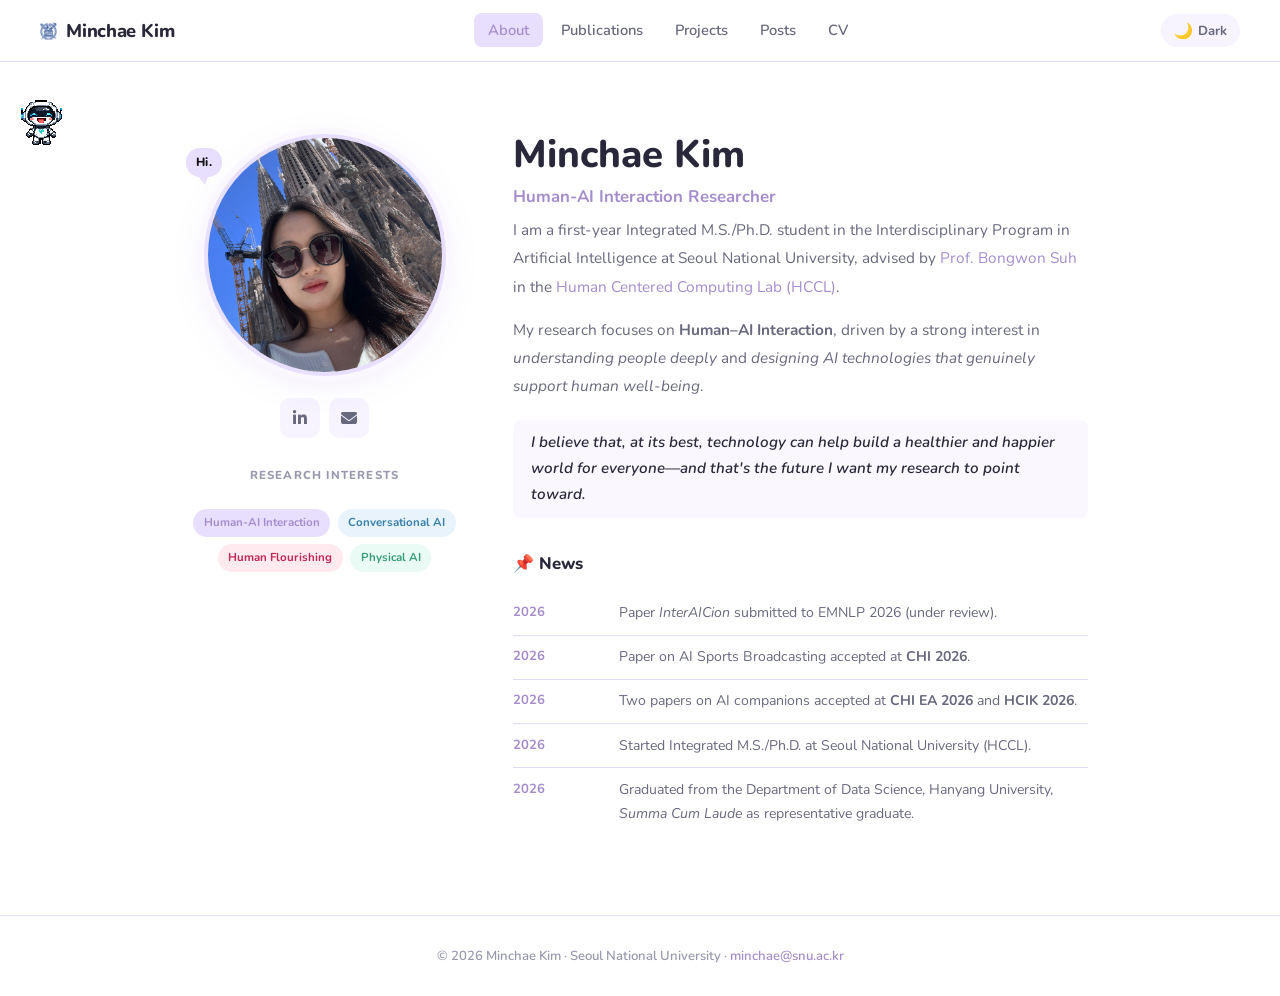
<file: index.html>
<!DOCTYPE html>
<html lang="en">
<head>
  <meta charset="UTF-8" />
  <meta name="viewport" content="width=device-width, initial-scale=1.0" />
  <title>Minchae Kim</title>
  <link rel="stylesheet" href="assets/css/style.css?v=12" />
  <link rel="stylesheet" href="https://cdnjs.cloudflare.com/ajax/libs/font-awesome/6.5.0/css/all.min.css" />
  <script src="assets/js/main.js" defer></script>
</head>
<body>

<nav>
  <div class="nav-logo">
    <img src="assets/img/snu_logo.png" alt="SNU" class="nav-snu-logo">
    <a href="index.html">Minchae Kim</a>
  </div>
  <ul class="nav-links">
    <li><a href="index.html">About</a></li>
    <li><a href="publications.html">Publications</a></li>
    <li><a href="projects.html">Projects</a></li>
    <li><a href="posts.html">Posts</a></li>
    <li><a href="cv.html">CV</a></li>
  </ul>
  <div class="nav-right">
    <button id="theme-toggle" aria-label="Toggle dark mode">
      <span class="icon">🌙</span><span>Dark</span>
    </button>
    <button id="hamburger" class="hamburger" aria-label="Menu">☰</button>
  </div>
</nav>

<main class="page-wrapper">
  <section class="about-grid">

    <!-- Left Column -->
    <div class="about-left">
      <div class="profile-photo-container">
        <div class="profile-photo-wrap">
          <img src="assets/img/profile.jpg" alt="Minchae Kim"
               onerror="this.style.display='none'; this.parentElement.querySelector('.photo-placeholder').style.display='flex';" />
          <div class="photo-placeholder" style="display:none;">
            <span class="ph-icon">👤</span>
            <span>profile.jpg</span>
          </div>
        </div>
        <div class="hi-bubble">Hi.</div>
      </div>

      <div class="social-links">
        <a href="https://www.linkedin.com/in/minchae-kim-1b43672ab/"
           class="social-btn" target="_blank" rel="noopener" title="LinkedIn">
          <i class="fab fa-linkedin-in"></i>
        </a>
        <a href="mailto:minchae@snu.ac.kr"
           class="social-btn" title="Email">
          <i class="fas fa-envelope"></i>
        </a>
      </div>

      <!-- Research Interests (left column) -->
      <p class="interests-label">Research Interests</p>
      <div class="interests-grid">
        <span class="interest-chip">Human-AI Interaction</span>
        <span class="interest-chip blue">Conversational AI</span>
        <span class="interest-chip rose">Human Flourishing</span>
        <span class="interest-chip mint">Physical AI</span>
      </div>
    </div>

    <!-- Right Column -->
    <div class="about-right">
      <h1 class="about-name">Minchae Kim</h1>
      <p class="about-title">Human-AI Interaction Researcher</p>

      <div class="about-bio">
        <p>
          I am a first-year Integrated M.S./Ph.D. student in the Interdisciplinary Program in Artificial Intelligence
          at Seoul National University, advised by
          <a href="https://scholar.google.com/citations?user=-nlhtEkAAAAJ&hl=ko&oi=a" target="_blank" rel="noopener">Prof. Bongwon Suh</a>
          in the <a href="https://snuhcc.github.io/" target="_blank" rel="noopener">Human Centered Computing Lab (HCCL)</a>.
        </p>
        <p>
          My research focuses on <strong>Human–AI Interaction</strong>, driven by a strong interest in <em>understanding
          people deeply</em> and <em>designing AI technologies that genuinely support human well-being</em>.
        </p>
        <blockquote class="about-quote">
          I believe that, at its best, technology can help build a healthier and happier world for everyone—and that's the future I want my research to point toward.
        </blockquote>
      </div>

      <!-- Recent News -->
      <div class="news-section">
        <p class="news-title">📌 News</p>
        <ul class="news-list">
          <li>
            <span class="news-date">2026</span>
            <span class="news-text">Paper <em>InterAICion</em> submitted to EMNLP 2026 (under review).</span>
          </li>
          <li>
            <span class="news-date">2026</span>
            <span class="news-text">Paper on AI Sports Broadcasting accepted at <strong>CHI 2026</strong>.</span>
          </li>
          <li>
            <span class="news-date">2026</span>
            <span class="news-text">Two papers on AI companions accepted at <strong>CHI EA 2026</strong> and <strong>HCIK 2026</strong>.</span>
          </li>
          <li>
            <span class="news-date">2026</span>
            <span class="news-text">Started Integrated M.S./Ph.D. at Seoul National University (HCCL).</span>
          </li>
          <li>
            <span class="news-date">2026</span>
            <span class="news-text">Graduated from the Department of Data Science, Hanyang University, <em>Summa Cum Laude</em> as representative graduate.</span>
          </li>
        </ul>
      </div>

    </div>
  </section>
</main>

<footer>
  © 2026 Minchae Kim · Seoul National University ·
  <a href="mailto:minchae@snu.ac.kr">minchae@snu.ac.kr</a>
</footer>


<img id="floating-robot" src="assets/img/robot.png" alt="robot" />

<style>
#floating-robot {
  position: fixed;
  width: clamp(48px, 6vw, 80px);
  height: auto;
  image-rendering: pixelated;
  cursor: grab;
  z-index: 999;
  pointer-events: auto;
  user-select: none;
  transition: transform 0.1s;
}
#floating-robot:active { cursor: grabbing; }
</style>

<script>
(function () {
  const el = document.getElementById('floating-robot');
  let dragging = false, dragOffX = 0, dragOffY = 0;
  let flipped = false;

  function getBounds() {
    const nav    = document.querySelector('nav');
    const footer = document.querySelector('footer');
    const sz     = el.getBoundingClientRect().width || 64;
    const top    = nav    ? nav.getBoundingClientRect().bottom    : 60;
    const bottom = footer ? footer.getBoundingClientRect().top    : window.innerHeight;
    return { left: 0, right: window.innerWidth - sz, top, bottom: bottom - sz };
  }

  const b   = getBounds();
  let x     = b.left + 16;
  let y     = b.top  + 16;
  let speed = 1.4;
  let angle = (Math.random() * 20 + 5) * (Math.PI / 180) * (Math.random() < 0.5 ? 1 : -1);
  let vx    = Math.cos(angle) * speed * (Math.random() < 0.5 ? 1 : -1);
  let vy    = Math.sin(angle) * speed;

  function update() {
    if (!dragging) {
      const b = getBounds();
      x += vx;
      y += vy;
      if (x <= b.left)  { x = b.left;  vx =  Math.abs(vx); flip(); }
      if (x >= b.right) { x = b.right; vx = -Math.abs(vx); flip(); }
      if (y <= b.top)    { y = b.top;    vy =  Math.abs(vy); }
      if (y >= b.bottom) { y = b.bottom; vy = -Math.abs(vy); }
    }
    el.style.left = x + 'px';
    el.style.top  = y + 'px';
    requestAnimationFrame(update);
  }

  function flip() {
    flipped = !flipped;
    el.style.transform = flipped ? 'scaleX(-1)' : 'scaleX(1)';
  }

  el.addEventListener('mousedown', e => {
    dragging = true;
    dragOffX = e.clientX - x;
    dragOffY = e.clientY - y;
    e.preventDefault();
  });
  document.addEventListener('mousemove', e => {
    if (!dragging) return;
    x = e.clientX - dragOffX;
    y = e.clientY - dragOffY;
  });
  document.addEventListener('mouseup', () => {
    if (!dragging) return;
    dragging = false;
    const newAngle = (Math.random() * 20 + 5) * (Math.PI / 180) * (Math.random() < 0.5 ? 1 : -1);
    vx = Math.cos(newAngle) * speed * (Math.random() < 0.5 ? 1 : -1);
    vy = Math.sin(newAngle) * speed;
  });

  el.style.left = x + 'px';
  el.style.top  = y + 'px';
  requestAnimationFrame(update);
})();
</script>

</body>
</html>
</file>
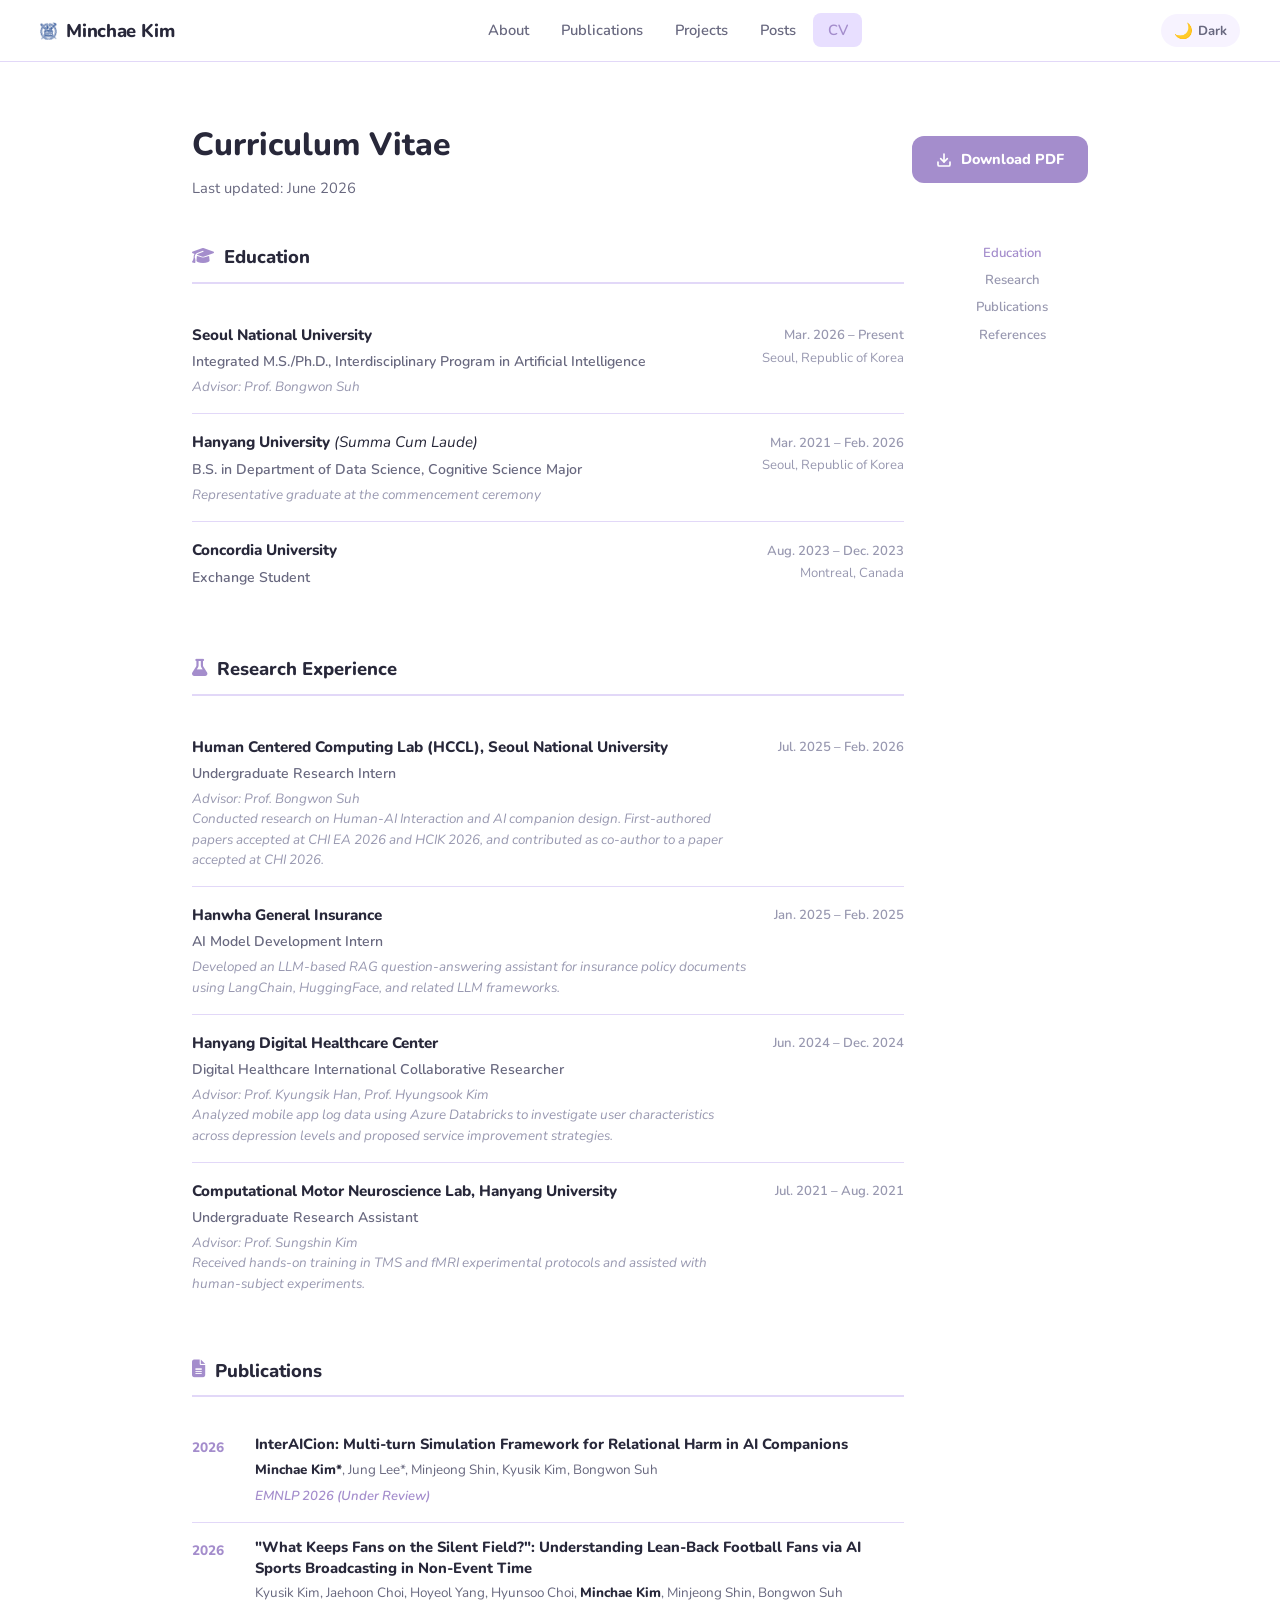
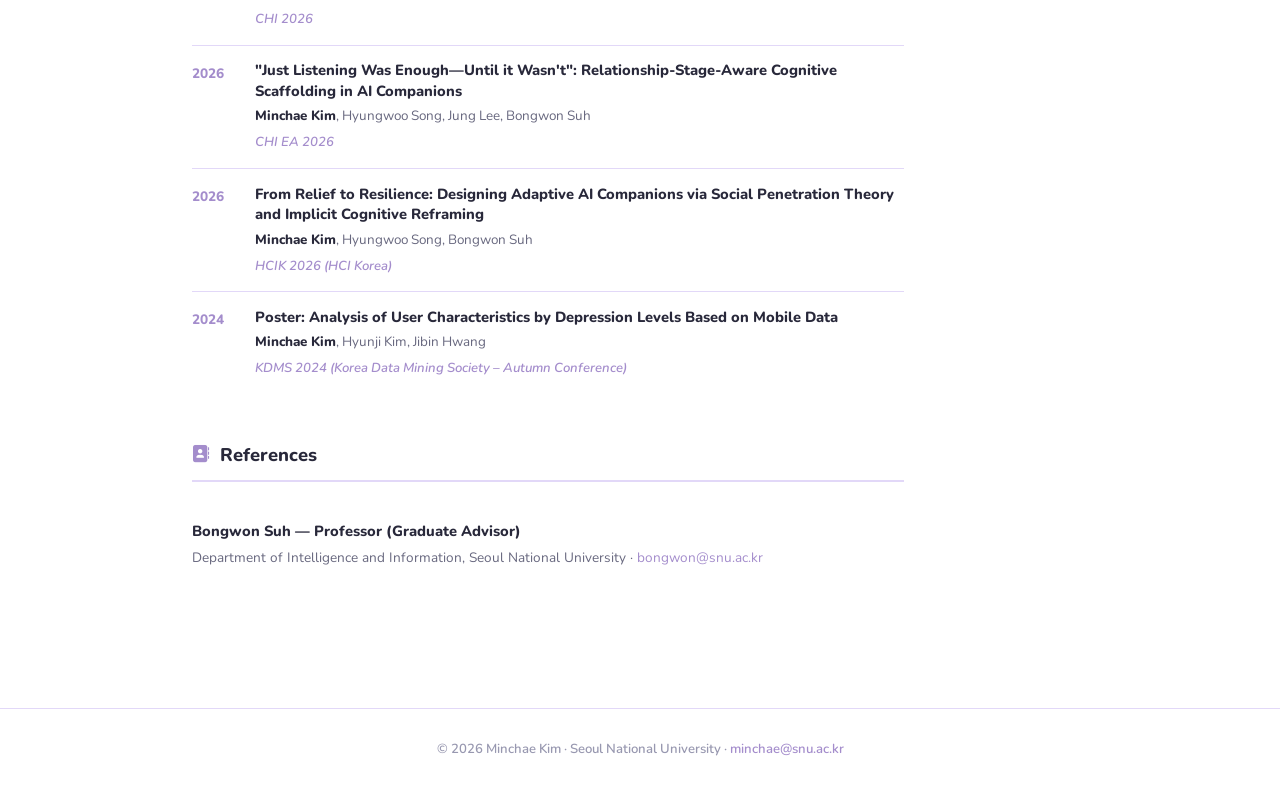
<file: cv.html>
<!DOCTYPE html>
<html lang="en">
<head>
  <meta charset="UTF-8" />
  <meta name="viewport" content="width=device-width, initial-scale=1.0" />
  <title>CV · Minchae Kim</title>
  <link rel="stylesheet" href="assets/css/style.css?v=6" />
  <link rel="stylesheet" href="https://cdnjs.cloudflare.com/ajax/libs/font-awesome/6.5.0/css/all.min.css" />
  <script src="assets/js/main.js" defer></script>
</head>
<body>

<nav>
  <div class="nav-logo">
    <img src="assets/img/snu_logo.png" alt="SNU" class="nav-snu-logo">
    <a href="index.html">Minchae Kim</a>
  </div>
  <ul class="nav-links">
    <li><a href="index.html">About</a></li>
    <li><a href="publications.html">Publications</a></li>
    <li><a href="projects.html">Projects</a></li>
    <li><a href="posts.html">Posts</a></li>
    <li><a href="cv.html">CV</a></li>
  </ul>
  <div class="nav-right">
    <button id="theme-toggle" aria-label="Toggle dark mode">
      <span class="icon">🌙</span><span>Dark</span>
    </button>
    <button id="hamburger" class="hamburger" aria-label="Menu">☰</button>
  </div>
</nav>

<main class="page-wrapper">

  <div class="cv-header-actions">
    <div>
      <h1 class="page-hero-title" style="margin-bottom:0.25rem;">Curriculum Vitae</h1>
      <p class="page-hero-sub">Last updated: June 2026</p>
    </div>
    <a href="assets/CV_Minchae_Kim_2606.pdf" download class="download-btn">
      <svg xmlns="http://www.w3.org/2000/svg" viewBox="0 0 24 24" fill="none"
           stroke="currentColor" stroke-width="2.5" stroke-linecap="round" stroke-linejoin="round">
        <path d="M21 15v4a2 2 0 0 1-2 2H5a2 2 0 0 1-2-2v-4"/>
        <polyline points="7 10 12 15 17 10"/>
        <line x1="12" y1="15" x2="12" y2="3"/>
      </svg>
      Download PDF
    </a>
  </div>

  <div class="cv-layout">
  <div class="cv-main">

  <!-- Education -->
  <div class="cv-section" id="cv-education">
    <h2 class="cv-section-title">
      <span class="cv-icon"><i class="fas fa-graduation-cap"></i></span>
      Education
    </h2>

    <div class="cv-entry">
      <div class="cv-entry-main">
        <div class="cv-entry-org">Seoul National University</div>
        <div class="cv-entry-role">Integrated M.S./Ph.D., Interdisciplinary Program in Artificial Intelligence</div>
        <div class="cv-entry-detail">Advisor: Prof. Bongwon Suh</div>
      </div>
      <div>
        <div class="cv-entry-date">Mar. 2026 – Present</div>
        <div class="cv-entry-loc">Seoul, Republic of Korea</div>
      </div>
    </div>

    <div class="cv-entry">
      <div class="cv-entry-main">
        <div class="cv-entry-org">Hanyang University <span style="font-weight:400; font-style:italic;">(Summa Cum Laude)</span></div>
        <div class="cv-entry-role">B.S. in Department of Data Science, Cognitive Science Major</div>
        <div class="cv-entry-detail">Representative graduate at the commencement ceremony</div>
      </div>
      <div>
        <div class="cv-entry-date">Mar. 2021 – Feb. 2026</div>
        <div class="cv-entry-loc">Seoul, Republic of Korea</div>
      </div>
    </div>

    <div class="cv-entry">
      <div class="cv-entry-main">
        <div class="cv-entry-org">Concordia University</div>
        <div class="cv-entry-role">Exchange Student</div>
      </div>
      <div>
        <div class="cv-entry-date">Aug. 2023 – Dec. 2023</div>
        <div class="cv-entry-loc">Montreal, Canada</div>
      </div>
    </div>
  </div>

  <!-- Research Experience -->
  <div class="cv-section" id="cv-research">
    <h2 class="cv-section-title">
      <span class="cv-icon"><i class="fas fa-flask"></i></span>
      Research Experience
    </h2>

    <div class="cv-entry">
      <div class="cv-entry-main">
        <div class="cv-entry-org">Human Centered Computing Lab (HCCL), Seoul National University</div>
        <div class="cv-entry-role">Undergraduate Research Intern</div>
        <div class="cv-entry-detail">Advisor: Prof. Bongwon Suh<br>
          Conducted research on Human-AI Interaction and AI companion design. First-authored papers
          accepted at CHI EA 2026 and HCIK 2026, and contributed as co-author to a paper accepted at CHI 2026.
        </div>
      </div>
      <div>
        <div class="cv-entry-date">Jul. 2025 – Feb. 2026</div>
      </div>
    </div>

    <div class="cv-entry">
      <div class="cv-entry-main">
        <div class="cv-entry-org">Hanwha General Insurance</div>
        <div class="cv-entry-role">AI Model Development Intern</div>
        <div class="cv-entry-detail">
          Developed an LLM-based RAG question-answering assistant for insurance policy documents using LangChain, HuggingFace, and related LLM frameworks.
        </div>
      </div>
      <div>
        <div class="cv-entry-date">Jan. 2025 – Feb. 2025</div>
      </div>
    </div>

    <div class="cv-entry">
      <div class="cv-entry-main">
        <div class="cv-entry-org">Hanyang Digital Healthcare Center</div>
        <div class="cv-entry-role">Digital Healthcare International Collaborative Researcher</div>
        <div class="cv-entry-detail">
          Advisor: Prof. Kyungsik Han, Prof. Hyungsook Kim<br>
          Analyzed mobile app log data using Azure Databricks to investigate user characteristics across depression levels and proposed service improvement strategies.
        </div>
      </div>
      <div>
        <div class="cv-entry-date">Jun. 2024 – Dec. 2024</div>
      </div>
    </div>

    <div class="cv-entry">
      <div class="cv-entry-main">
        <div class="cv-entry-org">Computational Motor Neuroscience Lab, Hanyang University</div>
        <div class="cv-entry-role">Undergraduate Research Assistant</div>
        <div class="cv-entry-detail">
          Advisor: Prof. Sungshin Kim<br>
          Received hands-on training in TMS and fMRI experimental protocols and assisted with human-subject experiments.
        </div>
      </div>
      <div>
        <div class="cv-entry-date">Jul. 2021 – Aug. 2021</div>
      </div>
    </div>
  </div>

  <!-- Publications -->
  <div class="cv-section" id="cv-publications">
    <h2 class="cv-section-title">
      <span class="cv-icon"><i class="fas fa-file-alt"></i></span>
      Publications
    </h2>

    <div class="cv-pub-item">
      <div class="cv-pub-year">2026</div>
      <div class="cv-pub-content">
        <div class="cv-pub-title">InterAICion: Multi-turn Simulation Framework for Relational Harm in AI Companions</div>
        <div class="cv-pub-authors"><strong>Minchae Kim*</strong>, Jung Lee*, Minjeong Shin, Kyusik Kim, Bongwon Suh</div>
        <div class="cv-pub-venue">EMNLP 2026 (Under Review)</div>
      </div>
    </div>

    <div class="cv-pub-item">
      <div class="cv-pub-year">2026</div>
      <div class="cv-pub-content">
        <div class="cv-pub-title">"What Keeps Fans on the Silent Field?": Understanding Lean-Back Football Fans via AI Sports Broadcasting in Non-Event Time</div>
        <div class="cv-pub-authors">Kyusik Kim, Jaehoon Choi, Hoyeol Yang, Hyunsoo Choi, <strong>Minchae Kim</strong>, Minjeong Shin, Bongwon Suh</div>
        <div class="cv-pub-venue">CHI 2026</div>
      </div>
    </div>

    <div class="cv-pub-item">
      <div class="cv-pub-year">2026</div>
      <div class="cv-pub-content">
        <div class="cv-pub-title">"Just Listening Was Enough—Until it Wasn't": Relationship-Stage-Aware Cognitive Scaffolding in AI Companions</div>
        <div class="cv-pub-authors"><strong>Minchae Kim</strong>, Hyungwoo Song, Jung Lee, Bongwon Suh</div>
        <div class="cv-pub-venue">CHI EA 2026</div>
      </div>
    </div>

    <div class="cv-pub-item">
      <div class="cv-pub-year">2026</div>
      <div class="cv-pub-content">
        <div class="cv-pub-title">From Relief to Resilience: Designing Adaptive AI Companions via Social Penetration Theory and Implicit Cognitive Reframing</div>
        <div class="cv-pub-authors"><strong>Minchae Kim</strong>, Hyungwoo Song, Bongwon Suh</div>
        <div class="cv-pub-venue">HCIK 2026 (HCI Korea)</div>
      </div>
    </div>

    <div class="cv-pub-item">
      <div class="cv-pub-year">2024</div>
      <div class="cv-pub-content">
        <div class="cv-pub-title">Poster: Analysis of User Characteristics by Depression Levels Based on Mobile Data</div>
        <div class="cv-pub-authors"><strong>Minchae Kim</strong>, Hyunji Kim, Jibin Hwang</div>
        <div class="cv-pub-venue">KDMS 2024 (Korea Data Mining Society – Autumn Conference)</div>
      </div>
    </div>
  </div>

  <!-- References -->
  <div class="cv-section" id="cv-references">
    <h2 class="cv-section-title">
      <span class="cv-icon"><i class="fas fa-address-book"></i></span>
      References
    </h2>

    <div class="cv-ref-item">
      <div class="cv-ref-name">Bongwon Suh — Professor (Graduate Advisor)</div>
      <div class="cv-ref-info">
        Department of Intelligence and Information, Seoul National University ·
        <a href="mailto:bongwon@snu.ac.kr">bongwon@snu.ac.kr</a>
      </div>
    </div>

  </div>

  </div><!-- /cv-main -->

  <nav class="section-side-nav" id="cv-section-nav">
    <a href="#cv-education" class="side-nav-item" data-target="cv-education">Education</a>
    <a href="#cv-research" class="side-nav-item" data-target="cv-research">Research</a>
    <a href="#cv-publications" class="side-nav-item" data-target="cv-publications">Publications</a>
    <a href="#cv-references" class="side-nav-item" data-target="cv-references">References</a>
  </nav>

  </div><!-- /cv-layout -->
</main>

<footer>
  © 2026 Minchae Kim · Seoul National University ·
  <a href="mailto:minchae@snu.ac.kr">minchae@snu.ac.kr</a>
</footer>

</body>
</html>
</file>
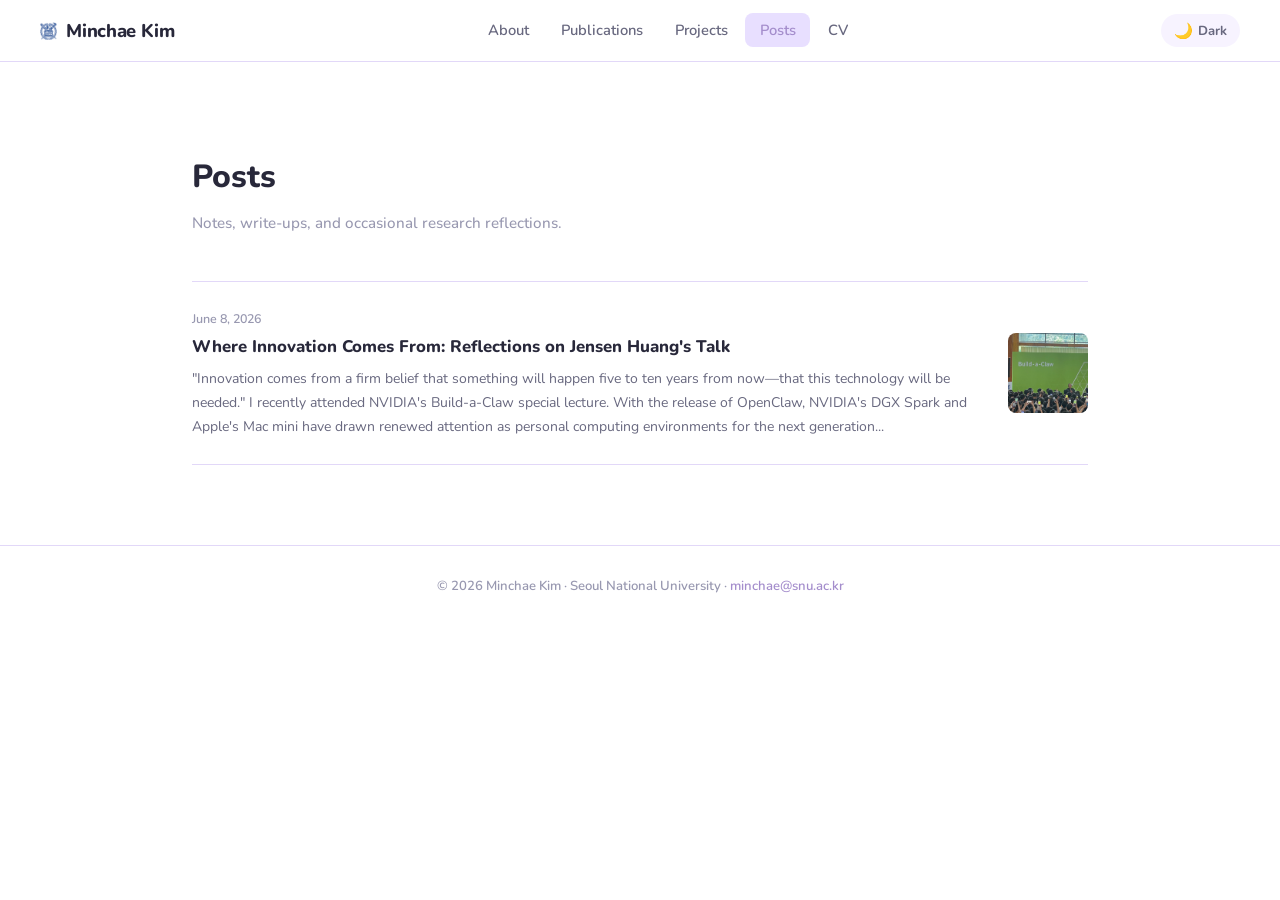
<file: posts.html>
<!DOCTYPE html>
<html lang="en">
<head>
  <meta charset="UTF-8" />
  <meta name="viewport" content="width=device-width, initial-scale=1.0" />
  <title>Posts · Minchae Kim</title>
  <link rel="stylesheet" href="assets/css/style.css?v=6" />
  <link rel="stylesheet" href="https://cdnjs.cloudflare.com/ajax/libs/font-awesome/6.5.0/css/all.min.css" />
  <script src="assets/js/main.js" defer></script>
</head>
<body>

<nav>
  <div class="nav-logo">
    <img src="assets/img/snu_logo.png" alt="SNU" class="nav-snu-logo">
    <a href="index.html">Minchae Kim</a>
  </div>
  <ul class="nav-links">
    <li><a href="index.html">About</a></li>
    <li><a href="publications.html">Publications</a></li>
    <li><a href="projects.html">Projects</a></li>
    <li><a href="posts.html">Posts</a></li>
    <li><a href="cv.html">CV</a></li>
  </ul>
  <div class="nav-right">
    <button id="theme-toggle" aria-label="Toggle dark mode">
      <span class="icon">🌙</span><span>Dark</span>
    </button>
    <button id="hamburger" class="hamburger" aria-label="Menu">☰</button>
  </div>
</nav>

<main class="page-wrapper">
  <div class="pub-page-header">
    <h1 class="page-hero-title">Posts</h1>
    <p class="posts-subtitle">Notes, write-ups, and occasional research reflections.</p>
  </div>

  <div class="posts-list">

    <a href="posts/where-innovation-comes-from.html" class="post-card-link">
      <article class="post-card has-thumb">
        <div class="post-card-text">
          <p class="post-card-date">June 8, 2026</p>
          <h2 class="post-card-title">Where Innovation Comes From: Reflections on Jensen Huang's Talk</h2>
          <p class="post-card-excerpt">
            "Innovation comes from a firm belief that something will happen five to ten years from now—that this technology will be needed."
            I recently attended NVIDIA's Build-a-Claw special lecture. With the release of OpenClaw, NVIDIA's DGX Spark and Apple's Mac mini have drawn renewed attention as personal computing environments for the next generation...
          </p>
        </div>
        <img src="assets/img/jensen_pic.jpg" alt="" class="post-card-thumb" />
      </article>
    </a>

  </div>
</main>

<footer>
  © 2026 Minchae Kim · Seoul National University ·
  <a href="mailto:minchae@snu.ac.kr">minchae@snu.ac.kr</a>
</footer>

</body>
</html>
</file>
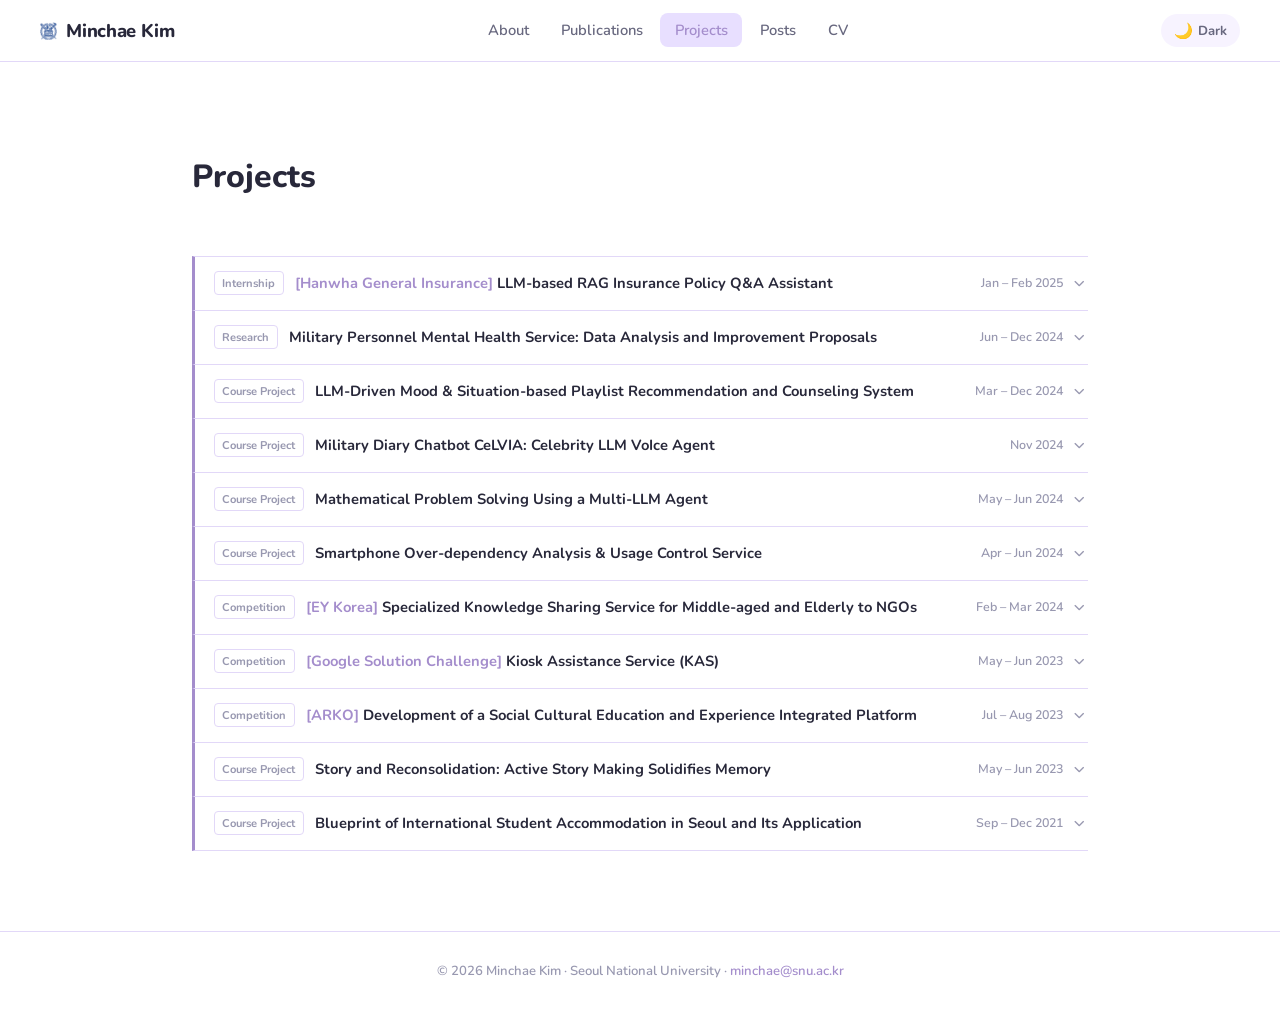
<file: projects.html>
<!DOCTYPE html>
<html lang="en">
<head>
  <meta charset="UTF-8" />
  <meta name="viewport" content="width=device-width, initial-scale=1.0" />
  <title>Projects · Minchae Kim</title>
  <link rel="stylesheet" href="assets/css/style.css?v=10" />
  <link rel="stylesheet" href="https://cdnjs.cloudflare.com/ajax/libs/font-awesome/6.5.0/css/all.min.css" />
  <script src="assets/js/main.js" defer></script>
</head>
<body>

<nav>
  <div class="nav-logo">
    <img src="assets/img/snu_logo.png" alt="SNU" class="nav-snu-logo">
    <a href="index.html">Minchae Kim</a>
  </div>
  <ul class="nav-links">
    <li><a href="index.html">About</a></li>
    <li><a href="publications.html">Publications</a></li>
    <li><a href="projects.html">Projects</a></li>
    <li><a href="posts.html">Posts</a></li>
    <li><a href="cv.html">CV</a></li>
  </ul>
  <div class="nav-right">
    <button id="theme-toggle" aria-label="Toggle dark mode">
      <span class="icon">🌙</span><span>Dark</span>
    </button>
    <button id="hamburger" class="hamburger" aria-label="Menu">☰</button>
  </div>
</nav>

<main class="page-wrapper">
  <div class="pub-page-header">
    <h1 class="page-hero-title">Projects</h1>
  </div>

  <div class="projects-list">

    <details class="project-row">
      <summary>
        <div class="proj-summary-main">
          <span class="proj-cat">Internship</span>
          <span class="proj-title"><span class="proj-org-tag">[Hanwha General Insurance]</span> LLM-based RAG Insurance Policy Q&amp;A Assistant</span>
          <span class="proj-date">Jan – Feb 2025</span>
          <i class="fas fa-chevron-down proj-chevron"></i>
        </div>
      </summary>
      <div class="proj-body">
        <span class="proj-venue-tag">Hanwha General Insurance · AI Model Development Intern</span>
        <p class="proj-desc">
          Conducted deep research with papers and in-depth experiments on RAG-based Q&amp;A systems.
          Developed models using various LLM libraries including LangChain and HuggingFace,
          and evaluated system performance using RAGAS Metrics.
        </p>
        <div class="project-tech">
          <span class="tech-tag">LangChain</span>
          <span class="tech-tag">HuggingFace</span>
          <span class="tech-tag">RAG</span>
          <span class="tech-tag">RAGAS</span>
        </div>
      </div>
    </details>

    <details class="project-row">
      <summary>
        <div class="proj-summary-main">
          <span class="proj-cat">Research</span>
          <span class="proj-title">Military Personnel Mental Health Service: Data Analysis and Improvement Proposals</span>
          <span class="proj-date">Jun – Dec 2024</span>
          <i class="fas fa-chevron-down proj-chevron"></i>
        </div>
      </summary>
      <div class="proj-body">
        <span class="proj-venue-tag">Hanyang Digital Healthcare Center · Research Assistant</span>
        <p class="proj-desc">
          Analyzed app log data using Azure Databricks to investigate user characteristics across
          depression severity levels. Proposed app improvements through literature review, UI/UX
          analysis, and trend analysis. Presented findings as a poster at the 2024 Fall Conference
          of the Korea Data Mining Society.
        </p>
        <div class="project-tech">
          <span class="tech-tag">Azure Databricks</span>
          <span class="tech-tag">PySpark</span>
          <span class="tech-tag">Data Analysis</span>
        </div>
      </div>
    </details>

    <details class="project-row">
      <summary>
        <div class="proj-summary-main">
          <span class="proj-cat">Course Project</span>
          <span class="proj-title">LLM-Driven Mood &amp; Situation-based Playlist Recommendation and Counseling System</span>
          <span class="proj-date">Mar – Dec 2024</span>
          <i class="fas fa-chevron-down proj-chevron"></i>
        </div>
      </summary>
      <div class="proj-body">
        <span class="proj-venue-tag">Course of Artificial Intelligence Project · Individual</span>
        <p class="proj-desc">
          Performed audio genre analysis using HuBERT and lyrics sentiment analysis using CNN and bi-LSTM.
          Analyzed Spotify user behavior and song datasets with t-SNE and K-Means for personalized
          playlist recommendation. Built a counseling dialogue system using GPT-4 Turbo API with a
          TOD system and RAG.
        </p>
        <div class="project-tech">
          <span class="tech-tag">HuBERT</span>
          <span class="tech-tag">CNN / bi-LSTM</span>
          <span class="tech-tag">GPT-4 Turbo</span>
          <span class="tech-tag">RAG</span>
          <span class="tech-tag">Spotify API</span>
          <span class="tech-tag">t-SNE / K-Means</span>
        </div>
      </div>
    </details>

    <details class="project-row">
      <summary>
        <div class="proj-summary-main">
          <span class="proj-cat">Course Project</span>
          <span class="proj-title">Military Diary Chatbot CeLVIA: Celebrity LLM VoIce Agent</span>
          <span class="proj-date">Nov 2024</span>
          <i class="fas fa-chevron-down proj-chevron"></i>
        </div>
      </summary>
      <div class="proj-body">
        <span class="proj-venue-tag">Course of Mindfulness and Technology · Team</span>
        <p class="proj-desc">
          Analyzed military diary data and designed a celebrity-persona chatbot to support
          emotional reflection for military personnel. Implemented prompt engineering,
          RAG-based context retrieval, emotion analysis, and TTS for voice output.
        </p>
        <div class="project-tech">
          <span class="tech-tag">LLM</span>
          <span class="tech-tag">RAG</span>
          <span class="tech-tag">Prompt Engineering</span>
          <span class="tech-tag">Emotion Analysis</span>
          <span class="tech-tag">TTS</span>
        </div>
      </div>
    </details>

    <details class="project-row">
      <summary>
        <div class="proj-summary-main">
          <span class="proj-cat">Course Project</span>
          <span class="proj-title">Mathematical Problem Solving Using a Multi-LLM Agent</span>
          <span class="proj-date">May – Jun 2024</span>
          <i class="fas fa-chevron-down proj-chevron"></i>
        </div>
      </summary>
      <div class="proj-body">
        <span class="proj-venue-tag">Course of Deep Learning and Application · Individual</span>
        <p class="proj-desc">
          Implemented the MACM framework, achieving 1st place in Math World Problem Solving
          on the MATH dataset. Extended the work by fine-tuning MACM using GPT-3.5 Turbo
          for further performance improvements.
        </p>
        <div class="project-tech">
          <span class="tech-tag">Multi-Agent LLM</span>
          <span class="tech-tag">MACM</span>
          <span class="tech-tag">GPT-3.5 Turbo</span>
          <span class="tech-tag">Fine-tuning</span>
        </div>
      </div>
    </details>

    <details class="project-row">
      <summary>
        <div class="proj-summary-main">
          <span class="proj-cat">Course Project</span>
          <span class="proj-title">Smartphone Over-dependency Analysis &amp; Usage Control Service</span>
          <span class="proj-date">Apr – Jun 2024</span>
          <i class="fas fa-chevron-down proj-chevron"></i>
        </div>
      </summary>
      <div class="proj-body">
        <span class="proj-venue-tag">Course of Computational Social Science · Individual</span>
        <p class="proj-desc">
          Analyzed the Korean National Information Society Agency Smartphone Dependency Survey (2023).
          Proposed a usage control app leveraging RAG, DALL-E 3, and GPT-4o for personalized
          intervention and behavior change suggestions.
        </p>
        <div class="project-tech">
          <span class="tech-tag">RAG</span>
          <span class="tech-tag">DALL-E 3</span>
          <span class="tech-tag">GPT-4o</span>
          <span class="tech-tag">Survey Analysis</span>
        </div>
      </div>
    </details>

    <details class="project-row">
      <summary>
        <div class="proj-summary-main">
          <span class="proj-cat">Competition</span>
          <span class="proj-title"><span class="proj-org-tag">[EY Korea]</span> Specialized Knowledge Sharing Service for Middle-aged and Elderly to NGOs</span>
          <span class="proj-date">Feb – Mar 2024</span>
          <i class="fas fa-chevron-down proj-chevron"></i>
        </div>
      </summary>
      <div class="proj-body">
        <span class="proj-venue-tag">Growth to Professional 대학생 사업계획 경연대회</span>
        <p class="proj-desc">
          Served as CTO and led the comprehensive business plan for a platform connecting
          middle-aged and elderly professionals with NGOs for specialized knowledge sharing.
        </p>
        <div class="project-tech">
          <span class="tech-tag">Business Plan</span>
          <span class="tech-tag">Platform Design</span>
        </div>
      </div>
    </details>

    <details class="project-row">
      <summary>
        <div class="proj-summary-main">
          <span class="proj-cat">Competition</span>
          <span class="proj-title"><span class="proj-org-tag">[Google Solution Challenge]</span> Kiosk Assistance Service (KAS)</span>
          <span class="proj-date">May – Jun 2023</span>
          <i class="fas fa-chevron-down proj-chevron"></i>
        </div>
      </summary>
      <div class="proj-body">
        <span class="proj-venue-tag">Google Solution Challenge · Team (Advanced)</span>
        <p class="proj-desc">
          Developed a kiosk accessibility service for elderly users. Implemented OCR and STT
          pipelines and a Word2Vec-based recommendation system to guide users through complex
          kiosk interactions.
        </p>
        <div class="project-tech">
          <span class="tech-tag">OCR</span>
          <span class="tech-tag">STT</span>
          <span class="tech-tag">Word2Vec</span>
        </div>
      </div>
    </details>

    <details class="project-row">
      <summary>
        <div class="proj-summary-main">
          <span class="proj-cat">Competition</span>
          <span class="proj-title"><span class="proj-org-tag">[ARKO]</span> Development of a Social Cultural Education and Experience Integrated Platform</span>
          <span class="proj-date">Jul – Aug 2023</span>
          <i class="fas fa-chevron-down proj-chevron"></i>
        </div>
      </summary>
      <div class="proj-body">
        <span class="proj-venue-tag">Art Data Innovation Idea Contest, Arts Council Korea</span>
        <p class="proj-desc">
          Designed a platform integrating social and cultural education experiences using the
          Arko arts dataset. Awarded at the Arts Council Korea Art Data Innovation Idea Contest.
        </p>
        <div class="project-tech">
          <span class="tech-tag">Data Analysis</span>
          <span class="tech-tag">Platform Design</span>
        </div>
      </div>
    </details>

    <details class="project-row">
      <summary>
        <div class="proj-summary-main">
          <span class="proj-cat">Course Project</span>
          <span class="proj-title">Story and Reconsolidation: Active Story Making Solidifies Memory</span>
          <span class="proj-date">May – Jun 2023</span>
          <i class="fas fa-chevron-down proj-chevron"></i>
        </div>
      </summary>
      <div class="proj-body">
        <span class="proj-venue-tag">Course of Experiment in Cognitive Science · Team</span>
        <p class="proj-desc">
          Conducted a human experiment investigating how active story construction affects
          memory consolidation and reconsolidation processes.
        </p>
        <div class="project-tech">
          <span class="tech-tag">Cognitive Science</span>
          <span class="tech-tag">Human Experiment</span>
          <span class="tech-tag">Memory</span>
        </div>
      </div>
    </details>

    <details class="project-row">
      <summary>
        <div class="proj-summary-main">
          <span class="proj-cat">Course Project</span>
          <span class="proj-title">Blueprint of International Student Accommodation in Seoul and Its Application</span>
          <span class="proj-date">Sep – Dec 2021</span>
          <i class="fas fa-chevron-down proj-chevron"></i>
        </div>
      </summary>
      <div class="proj-body">
        <span class="proj-venue-tag">Course of Data Science Project · Team</span>
        <p class="proj-desc">
          Led overall planning and design for a data-driven study on international student
          housing needs in Seoul. Responsible for gathering and analyzing accommodation data.
        </p>
        <div class="project-tech">
          <span class="tech-tag">Data Collection</span>
          <span class="tech-tag">Statistical Analysis</span>
        </div>
      </div>
    </details>

  </div>
</main>

<footer>
  © 2026 Minchae Kim · Seoul National University ·
  <a href="mailto:minchae@snu.ac.kr">minchae@snu.ac.kr</a>
</footer>

</body>
</html>
</file>
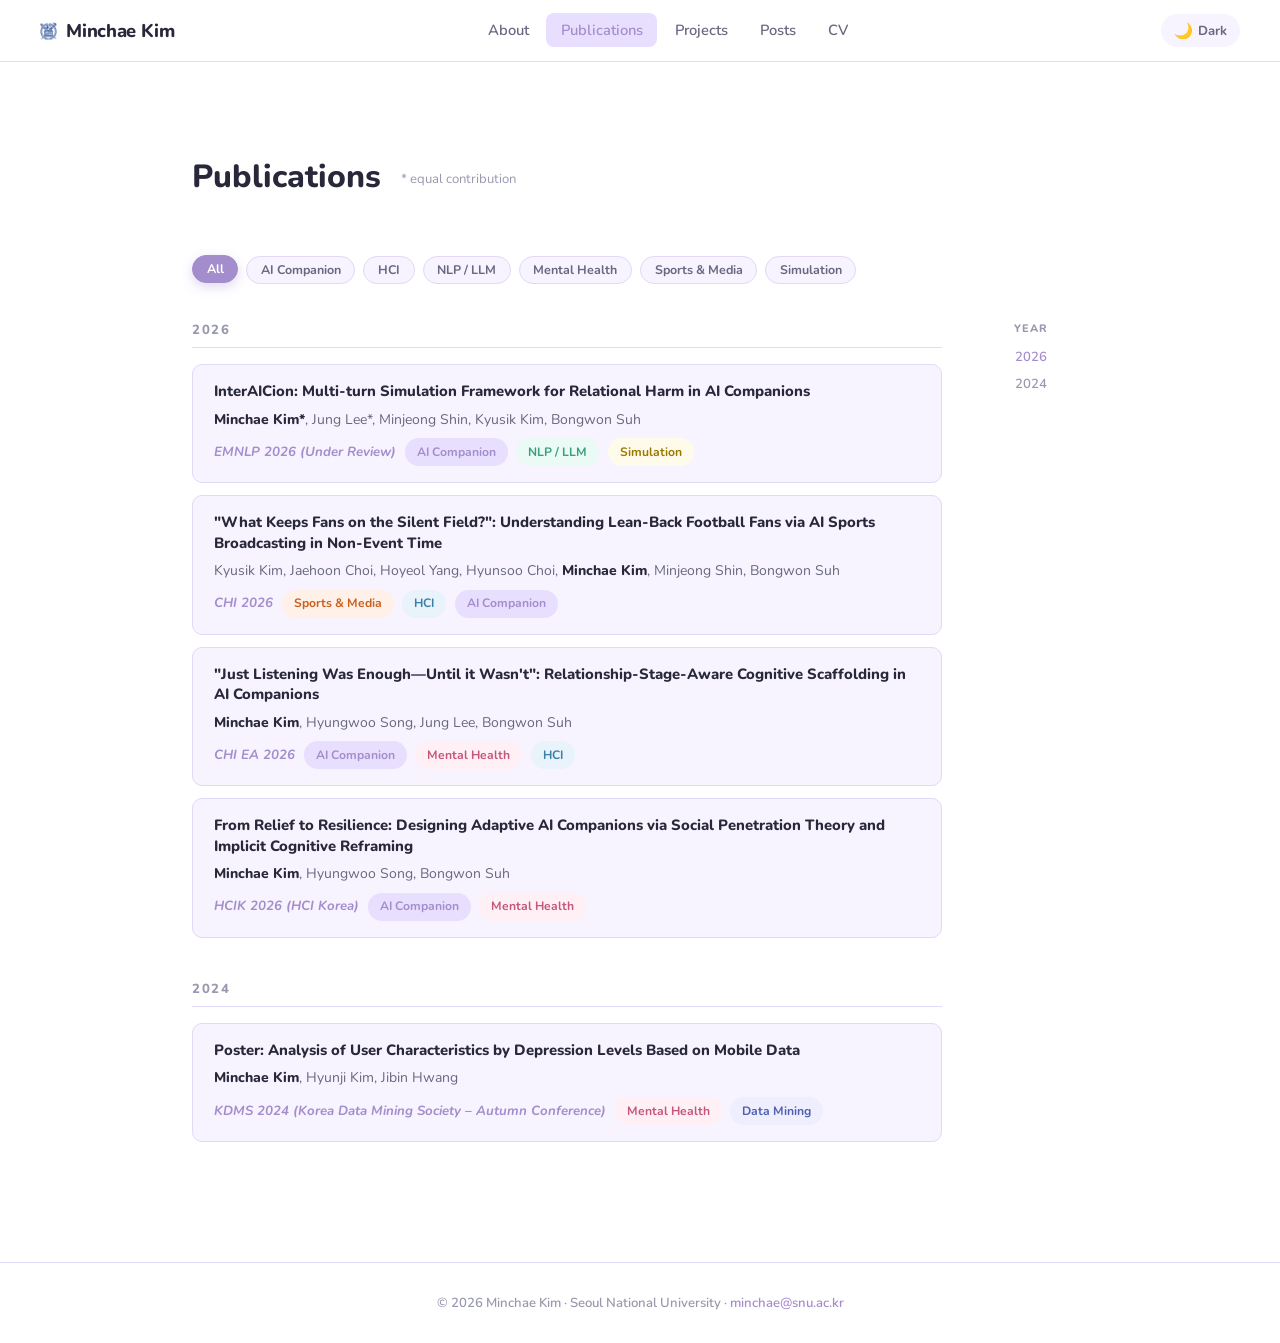
<file: publications.html>
<!DOCTYPE html>
<html lang="en">
<head>
  <meta charset="UTF-8" />
  <meta name="viewport" content="width=device-width, initial-scale=1.0" />
  <title>Publications · Minchae Kim</title>
  <link rel="stylesheet" href="assets/css/style.css?v=6" />
  <link rel="stylesheet" href="https://cdnjs.cloudflare.com/ajax/libs/font-awesome/6.5.0/css/all.min.css" />
  <script src="assets/js/main.js" defer></script>
</head>
<body>

<nav>
  <div class="nav-logo">
    <img src="assets/img/snu_logo.png" alt="SNU" class="nav-snu-logo">
    <a href="index.html">Minchae Kim</a>
  </div>
  <ul class="nav-links">
    <li><a href="index.html">About</a></li>
    <li><a href="publications.html">Publications</a></li>
    <li><a href="projects.html">Projects</a></li>
    <li><a href="posts.html">Posts</a></li>
    <li><a href="cv.html">CV</a></li>
  </ul>
  <div class="nav-right">
    <button id="theme-toggle" aria-label="Toggle dark mode">
      <span class="icon">🌙</span><span>Dark</span>
    </button>
    <button id="hamburger" class="hamburger" aria-label="Menu">☰</button>
  </div>
</nav>

<main class="page-wrapper">
  <div class="pub-page-header">
    <h1 class="page-hero-title">Publications <span class="pub-header-note">* equal contribution</span></h1>
  </div>

  <div class="pub-layout">
    <div class="pub-main">
      <div class="filter-bar">
        <button class="filter-btn active" data-filter="all">All</button>
        <button class="filter-btn" data-filter="ai-companion">AI Companion</button>
        <button class="filter-btn" data-filter="hci">HCI</button>
        <button class="filter-btn" data-filter="nlp">NLP / LLM</button>
        <button class="filter-btn" data-filter="mental-health">Mental Health</button>
        <button class="filter-btn" data-filter="sports">Sports &amp; Media</button>
        <button class="filter-btn" data-filter="simulation">Simulation</button>
      </div>

      <!-- 2026 -->
      <div class="pub-year-group" id="year-2026">
        <div class="pub-year-label">2026</div>

        <div class="pub-card" data-tags="ai-companion,nlp,simulation">
          <div class="pub-title">
            InterAICion: Multi-turn Simulation Framework for Relational Harm in AI Companions
          </div>
          <div class="pub-authors">
            <strong>Minchae Kim*</strong>, Jung Lee*, Minjeong Shin, Kyusik Kim, Bongwon Suh
          </div>
          <div class="pub-venue-row">
            <span class="pub-venue">EMNLP 2026 (Under Review)</span>
            <span class="pub-tag">AI Companion</span>
            <span class="pub-tag mint">NLP / LLM</span>
            <span class="pub-tag yellow">Simulation</span>
          </div>
        </div>

        <div class="pub-card" data-tags="hci,sports,ai-companion">
          <div class="pub-title">
            <a href="https://dl.acm.org/doi/10.1145/3772318.3791932" target="_blank" rel="noopener">
              "What Keeps Fans on the Silent Field?": Understanding Lean-Back Football Fans via AI Sports Broadcasting in Non-Event Time
            </a>
          </div>
          <div class="pub-authors">
            Kyusik Kim, Jaehoon Choi, Hoyeol Yang, Hyunsoo Choi, <strong>Minchae Kim</strong>, Minjeong Shin, Bongwon Suh
          </div>
          <div class="pub-venue-row">
            <span class="pub-venue">CHI 2026</span>
            <span class="pub-tag coral">Sports &amp; Media</span>
            <span class="pub-tag blue">HCI</span>
            <span class="pub-tag">AI Companion</span>
          </div>
        </div>

        <div class="pub-card" data-tags="ai-companion,hci,mental-health">
          <div class="pub-title">
            <a href="https://dl.acm.org/doi/10.1145/3772363.3798512" target="_blank" rel="noopener">
              "Just Listening Was Enough—Until it Wasn't": Relationship-Stage-Aware Cognitive Scaffolding in AI Companions
            </a>
          </div>
          <div class="pub-authors">
            <strong>Minchae Kim</strong>, Hyungwoo Song, Jung Lee, Bongwon Suh
          </div>
          <div class="pub-venue-row">
            <span class="pub-venue">CHI EA 2026</span>
            <span class="pub-tag">AI Companion</span>
            <span class="pub-tag pink">Mental Health</span>
            <span class="pub-tag blue">HCI</span>
          </div>
        </div>

        <div class="pub-card" data-tags="ai-companion,mental-health">
          <div class="pub-title">
            <a href="https://www.dbpia.co.kr/journal/articleDetail?nodeId=NODE12746031" target="_blank" rel="noopener">
              From Relief to Resilience: Designing Adaptive AI Companions via Social Penetration Theory and Implicit Cognitive Reframing
            </a>
          </div>
          <div class="pub-authors">
            <strong>Minchae Kim</strong>, Hyungwoo Song, Bongwon Suh
          </div>
          <div class="pub-venue-row">
            <span class="pub-venue">HCIK 2026 (HCI Korea)</span>
            <span class="pub-tag">AI Companion</span>
            <span class="pub-tag pink">Mental Health</span>
          </div>
        </div>

      </div>

      <!-- 2024 -->
      <div class="pub-year-group" id="year-2024">
        <div class="pub-year-label">2024</div>

        <div class="pub-card" data-tags="mental-health">
          <div class="pub-title">
            Poster: Analysis of User Characteristics by Depression Levels Based on Mobile Data
          </div>
          <div class="pub-authors">
            <strong>Minchae Kim</strong>, Hyunji Kim, Jibin Hwang
          </div>
          <div class="pub-venue-row">
            <span class="pub-venue">KDMS 2024 (Korea Data Mining Society – Autumn Conference)</span>
            <span class="pub-tag pink">Mental Health</span>
            <span class="pub-tag indigo">Data Mining</span>
          </div>
        </div>

      </div>

    </div><!-- /pub-main -->

    <nav class="section-side-nav" id="pub-year-nav">
      <span class="side-nav-label">Year</span>
      <a href="#year-2026" class="side-nav-item" data-target="year-2026">2026</a>
      <a href="#year-2024" class="side-nav-item" data-target="year-2024">2024</a>
    </nav>

  </div><!-- /pub-layout -->
</main>

<footer>
  © 2026 Minchae Kim · Seoul National University ·
  <a href="mailto:minchae@snu.ac.kr">minchae@snu.ac.kr</a>
</footer>

</body>
</html>
</file>
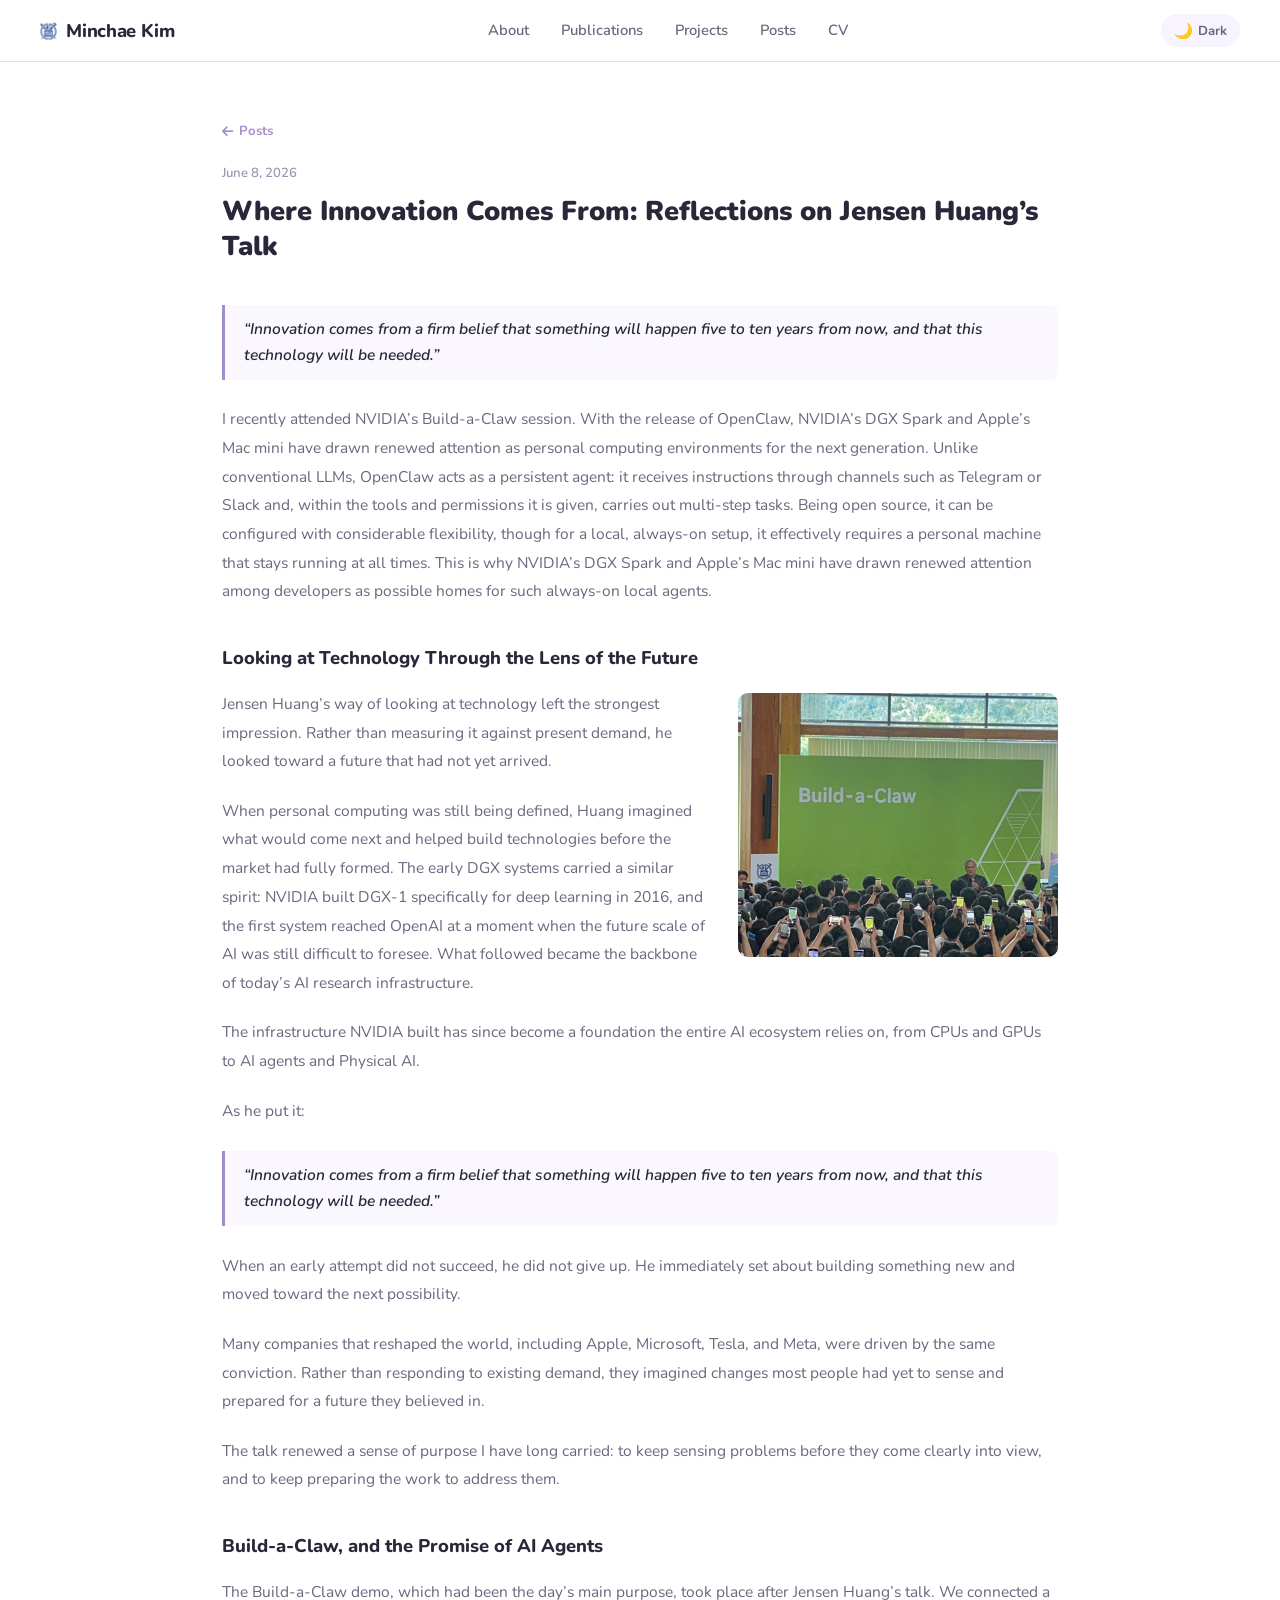
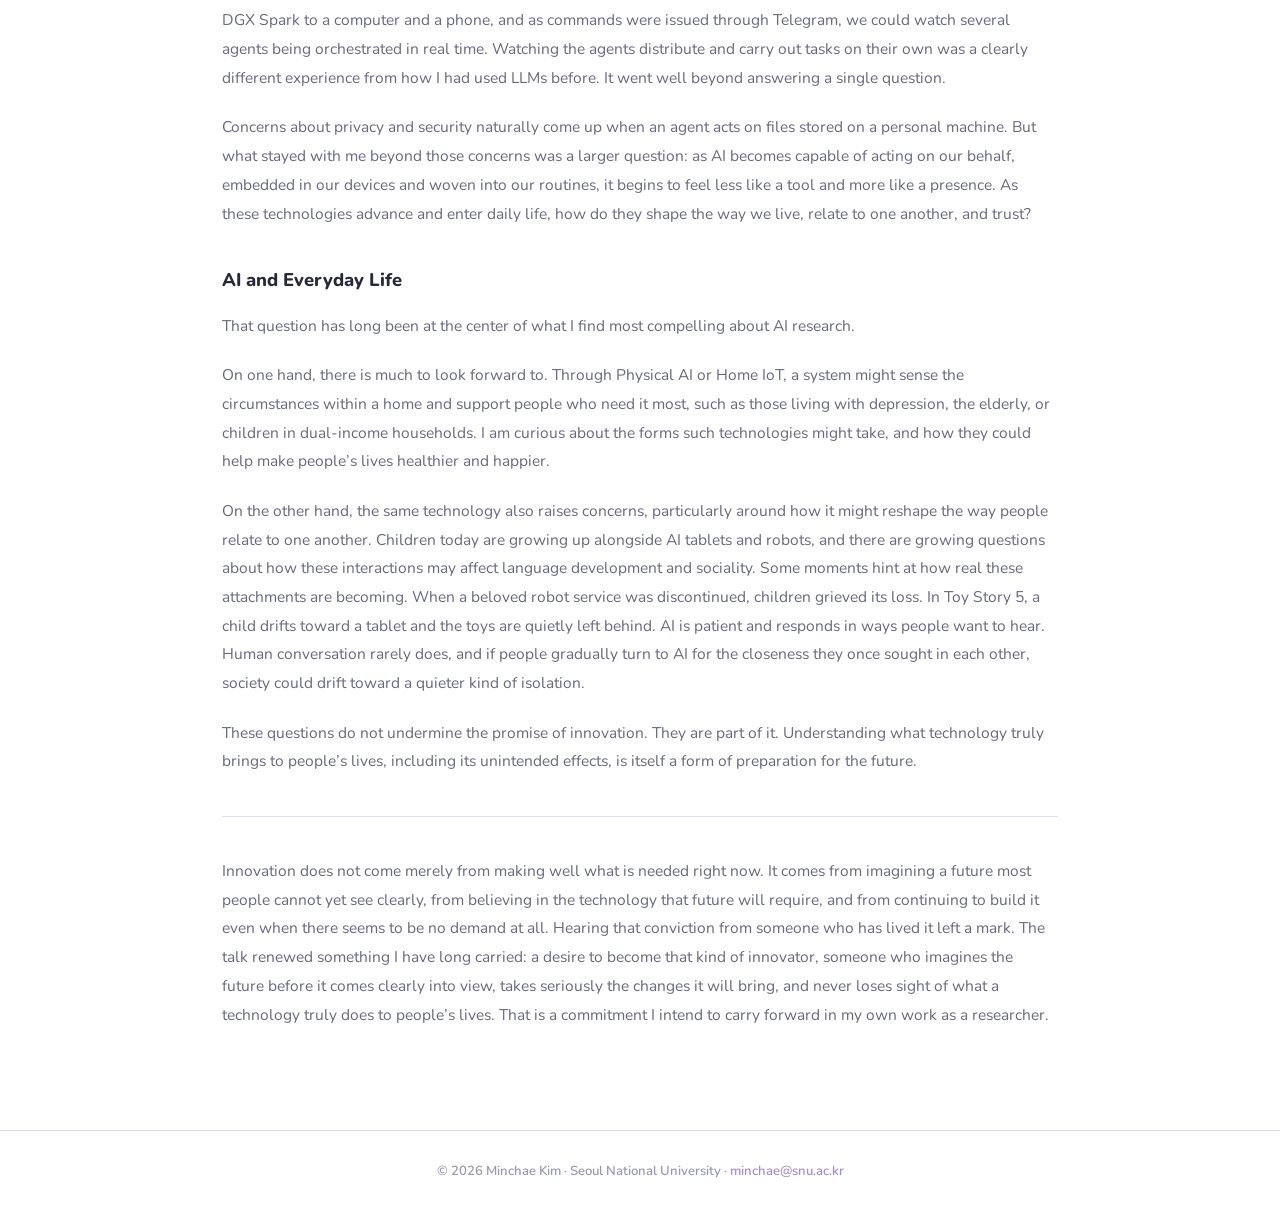
<file: posts/where-innovation-comes-from.html>
<!DOCTYPE html>
<html lang="en">
<head>
  <meta charset="UTF-8" />
  <meta name="viewport" content="width=device-width, initial-scale=1.0" />
  <title>Where Innovation Comes From · Minchae Kim</title>
  <link rel="stylesheet" href="../assets/css/style.css?v=6" />
  <link rel="stylesheet" href="https://cdnjs.cloudflare.com/ajax/libs/font-awesome/6.5.0/css/all.min.css" />
  <script src="../assets/js/main.js" defer></script>
</head>
<body>

<nav>
  <div class="nav-logo">
    <img src="../assets/img/snu_logo.png" alt="SNU" class="nav-snu-logo">
    <a href="../index.html">Minchae Kim</a>
  </div>
  <ul class="nav-links">
    <li><a href="../index.html">About</a></li>
    <li><a href="../publications.html">Publications</a></li>
    <li><a href="../projects.html">Projects</a></li>
    <li><a href="../posts.html">Posts</a></li>
    <li><a href="../cv.html">CV</a></li>
  </ul>
  <div class="nav-right">
    <button id="theme-toggle" aria-label="Toggle dark mode">
      <span class="icon">&#x1F319;</span><span>Dark</span>
    </button>
    <button id="hamburger" class="hamburger" aria-label="Menu">&#9776;</button>
  </div>
</nav>

<main class="page-wrapper post-page">

  <div class="post-header">
    <a href="../posts.html" class="post-back"><i class="fas fa-arrow-left"></i> Posts</a>
    <p class="post-date">June 8, 2026</p>
    <h1 class="post-title">Where Innovation Comes From: Reflections on Jensen Huang&#x2019;s Talk</h1>
  </div>

  <article class="post-body">

    <blockquote class="post-quote">
      &#x201C;Innovation comes from a firm belief that something will happen five to ten years from now, and that this technology will be needed.&#x201D;
    </blockquote>

    <p>
      I recently attended NVIDIA&#x2019;s Build-a-Claw session. With the release of OpenClaw,
      NVIDIA&#x2019;s DGX Spark and Apple&#x2019;s Mac mini have drawn renewed attention as personal computing
      environments for the next generation. Unlike conventional LLMs, OpenClaw acts as a persistent
      agent: it receives instructions through channels such as Telegram or Slack and, within the
      tools and permissions it is given, carries out multi-step tasks. Being open source, it can be configured with considerable flexibility, though for a local,
      always-on setup, it effectively requires a personal machine that stays running at all times. This is why NVIDIA&#x2019;s DGX Spark
      and Apple&#x2019;s Mac mini have drawn renewed attention among developers as possible homes for such
      always-on local agents.
    </p>

    <h2>Looking at Technology Through the Lens of the Future</h2>

    <figure class="post-figure">
      <img src="../assets/img/jensen_pic.jpg" alt="Jensen Huang at the NVIDIA Build-a-Claw lecture" class="post-img" />
    </figure>

    <p>
      Jensen Huang&#x2019;s way of looking at technology left the strongest impression. Rather than
      measuring it against present demand, he looked toward a future that had not yet arrived.
    </p>

    <p>
      When personal computing was still being defined, Huang imagined what would come next and
      helped build technologies before the market had fully formed. The early DGX systems carried
      a similar spirit: NVIDIA built DGX-1 specifically for deep learning in 2016, and the first
      system reached OpenAI at a moment when the future scale of AI was still difficult to foresee.
      What followed became the backbone of today&#x2019;s AI research infrastructure.
    </p>

    <p>
      The infrastructure NVIDIA built has since become a foundation the entire AI ecosystem relies
      on, from CPUs and GPUs to AI agents and Physical AI.
    </p>

    <p>As he put it:</p>

    <blockquote class="post-quote">
      &#x201C;Innovation comes from a firm belief that something will happen five to ten years from now, and that this technology will be needed.&#x201D;
    </blockquote>

    <p>
      When an early attempt did not succeed, he did not give up. He immediately set about
      building something new and moved toward the next possibility.
    </p>

    <p>
      Many companies that reshaped the world, including Apple, Microsoft, Tesla, and Meta, were driven
      by the same conviction. Rather than responding to existing demand, they imagined changes most
      people had yet to sense and prepared for a future they believed in.
    </p>

    <p>
      The talk renewed a sense of purpose I have long carried: to keep sensing problems before they
      come clearly into view, and to keep preparing the work to address them.
    </p>

    <h2>Build-a-Claw, and the Promise of AI Agents</h2>

    <p>
      The Build-a-Claw demo, which had been the day&#x2019;s main purpose, took place after Jensen
      Huang&#x2019;s talk. We connected a DGX Spark to a computer and a phone, and as commands were
      issued through Telegram, we could watch several agents being orchestrated in real time.
      Watching the agents distribute and carry out tasks on their own was a clearly different
      experience from how I had used LLMs before. It went well beyond answering a single question.
    </p>

    <p>
      Concerns about privacy and security naturally come up when an agent acts on files stored on
      a personal machine. But what stayed with me beyond those concerns was a larger question: as
      AI becomes capable of acting on our behalf, embedded in our devices and woven into our
      routines, it begins to feel less like a tool and more like a presence. As these technologies
      advance and enter daily life, how do they shape the way we live, relate to one another, and trust?
    </p>

    <h2>AI and Everyday Life</h2>

    <p>
      That question has long been at the center of what I find most compelling about AI research.
    </p>

    <p>
      On one hand, there is much to look forward to. Through Physical AI or Home IoT, a system
      might sense the circumstances within a home and support people who need it most, such as
      those living with depression, the elderly, or children in dual-income households.
      I am curious about the forms such technologies might take, and how they could help make
      people&#x2019;s lives healthier and happier.
    </p>

    <p>
      On the other hand, the same technology also raises concerns, particularly around how
      it might reshape the way people relate to one another. Children today are growing up
      alongside AI tablets and robots, and there are growing questions about how these interactions
      may affect language development and sociality. Some moments hint at how real these attachments
      are becoming. When a beloved robot service was discontinued, children grieved its loss. In
      Toy Story 5, a child drifts toward a tablet and the toys are quietly left behind.
      AI is patient and responds in ways people want to hear. Human conversation rarely does, and
      if people gradually turn to AI for the closeness they once sought in each other, society
      could drift toward a quieter kind of isolation.
    </p>

    <p>
      These questions do not undermine the promise of innovation. They are part of it.
      Understanding what technology truly brings to people&#x2019;s lives, including its unintended
      effects, is itself a form of preparation for the future.
    </p>

    <hr class="post-divider" />

    <p>
      Innovation does not come merely from making well what is needed right now. It comes from
      imagining a future most people cannot yet see clearly, from believing in the technology that
      future will require, and from continuing to build it even when there seems to be no demand
      at all. Hearing that conviction from someone who has lived it left a mark. The talk renewed
      something I have long carried: a desire to become that kind of innovator, someone who imagines
      the future before it comes clearly into view, takes seriously the changes it will bring, and
      never loses sight of what a technology truly does to people&#x2019;s lives. That is a commitment
      I intend to carry forward in my own work as a researcher.
    </p>

  </article>

</main>

<footer>
  &#169; 2026 Minchae Kim &middot; Seoul National University &middot;
  <a href="mailto:minchae@snu.ac.kr">minchae@snu.ac.kr</a>
</footer>

</body>
</html>
</file>
<file: assets/css/style.css>
@import url('https://fonts.googleapis.com/css2?family=Nunito:ital,wght@0,300;0,400;0,500;0,600;0,700;0,800;1,400&display=swap');

html { scroll-behavior: smooth; }

/* ── CSS Variables ── */
:root {
  --bg: #ffffff;
  --bg-2: #faf7ff;
  --bg-3: #f3eeff;
  --card: #f7f3ff;
  --card-hover: #ede5ff;
  --text: #28283a;
  --text-sub: #68687f;
  --text-light: #9898b0;
  --accent: #a48dcc;
  --accent-hover: #8f78b8;
  --accent-soft: #e8dfff;
  --pink: #f7c5d8;
  --pink-soft: #fff0f5;
  --blue: #b8d8ea;
  --blue-soft: #eaf4fb;
  --mint: #b8e4d8;
  --border: #e2d8f8;
  --shadow: 0 4px 24px rgba(160, 130, 210, 0.10);
  --shadow-md: 0 8px 32px rgba(160, 130, 210, 0.15);
  --nav-bg: rgba(255, 255, 255, 0.92);
  --radius: 18px;
  --radius-sm: 10px;
  --transition: 0.25s ease;
  --tag-radius: 20px;
}

[data-theme="dark"] {
  --bg: #13132a;
  --bg-2: #191930;
  --bg-3: #1f1f3e;
  --card: #222244;
  --card-hover: #2a2a58;
  --text: #e8e8f8;
  --text-sub: #9898c0;
  --text-light: #6868a0;
  --accent: #b0a0dc;
  --accent-hover: #c8baf0;
  --accent-soft: #2e265a;
  --pink: #d4769a;
  --pink-soft: #2a1a28;
  --blue: #7ab0cc;
  --blue-soft: #1a2a38;
  --mint: #7abcb0;
  --border: #333368;
  --shadow: 0 4px 24px rgba(0, 0, 0, 0.30);
  --shadow-md: 0 8px 32px rgba(0, 0, 0, 0.40);
  --nav-bg: rgba(19, 19, 42, 0.94);
}

/* ── Reset & Base ── */
*, *::before, *::after { box-sizing: border-box; margin: 0; padding: 0; }

html { scroll-behavior: smooth; }

body {
  font-family: 'Nunito', sans-serif;
  background: var(--bg);
  color: var(--text);
  line-height: 1.7;
  transition: background var(--transition), color var(--transition);
  min-height: 100vh;
}

a { color: var(--accent); text-decoration: none; transition: color var(--transition); }
a:hover { color: var(--accent-hover); }

img { max-width: 100%; }

/* ── Navigation ── */
nav {
  position: sticky;
  top: 0;
  z-index: 100;
  background: var(--nav-bg);
  backdrop-filter: blur(14px);
  -webkit-backdrop-filter: blur(14px);
  border-bottom: 1px solid var(--border);
  padding: 0 2.5rem;
  display: flex;
  align-items: center;
  justify-content: space-between;
  height: 62px;
  transition: background var(--transition), border-color var(--transition);
}

.nav-logo {
  display: flex;
  align-items: center;
  gap: 0.55rem;
}

.nav-snu-logo {
  height: 18px;
  width: auto;
  opacity: 0.75;
  flex-shrink: 0;
  transition: opacity var(--transition);
}

.nav-snu-logo:hover { opacity: 1; }

[data-theme="dark"] .nav-snu-logo { filter: brightness(0) invert(1); opacity: 0.75; }

.nav-logo a {
  font-size: 1.15rem;
  font-weight: 800;
  color: var(--text);
  letter-spacing: -0.3px;
}

.nav-logo a:hover { color: var(--accent); }

.nav-links {
  display: flex;
  list-style: none;
  gap: 0.2rem;
  align-items: center;
}

.nav-links a {
  color: var(--text-sub);
  font-size: 0.92rem;
  font-weight: 600;
  padding: 0.45rem 0.9rem;
  border-radius: 8px;
  transition: color var(--transition), background var(--transition);
}

.nav-links a:hover,
.nav-links a.active {
  color: var(--accent);
  background: var(--accent-soft);
}

.nav-right {
  display: flex;
  align-items: center;
  gap: 0.6rem;
}

#theme-toggle {
  background: var(--card);
  border: none;
  border-radius: 50px;
  cursor: pointer;
  padding: 0.38rem 0.8rem;
  display: flex;
  align-items: center;
  gap: 0.35rem;
  font-size: 0.82rem;
  font-weight: 700;
  color: var(--text-sub);
  font-family: 'Nunito', sans-serif;
  transition: all var(--transition);
}

#theme-toggle:hover {
  background: var(--accent-soft);
  border-color: var(--accent);
  color: var(--accent);
}

#theme-toggle .icon { font-size: 0.95rem; }

/* ── Layout Containers ── */
.page-wrapper {
  max-width: 960px;
  margin: 0 auto;
  padding: 3.5rem 2rem 5rem;
}

.page-wrapper.wide {
  max-width: 1060px;
}

.page-wrapper.fullwidth {
  max-width: 100%;
  padding-left: 3rem;
  padding-right: 3rem;
}

/* ── Section Headers ── */
.section-title {
  font-size: 1.6rem;
  font-weight: 800;
  color: var(--text);
  margin-bottom: 0.3rem;
}

.section-line {
  width: 48px;
  height: 4px;
  background: linear-gradient(90deg, var(--accent), var(--pink));
  border-radius: 4px;
  margin-bottom: 2rem;
}

/* ── ABOUT PAGE ── */
.about-grid {
  display: grid;
  grid-template-columns: 265px 1fr;
  gap: 3.5rem;
  align-items: start;
  padding-top: 1rem;
}

.about-left {
  display: flex;
  flex-direction: column;
  align-items: center;
  gap: 1.4rem;
  position: sticky;
  top: 82px;
}

.profile-photo-wrap {
  width: 242px;
  height: 242px;
  border-radius: 50%;
  overflow: hidden;
  border: 4px solid var(--accent-soft);
  box-shadow: 0 0 0 6px var(--bg-2), var(--shadow-md);
  background: var(--bg-3);
  display: flex;
  align-items: center;
  justify-content: center;
}

.profile-photo-wrap img {
  width: 100%;
  height: 100%;
  object-fit: cover;
}

.photo-placeholder {
  width: 100%;
  height: 100%;
  display: flex;
  flex-direction: column;
  align-items: center;
  justify-content: center;
  gap: 0.4rem;
  color: var(--text-light);
  font-size: 0.78rem;
  font-weight: 600;
  text-align: center;
  background: linear-gradient(135deg, var(--accent-soft) 0%, var(--pink-soft) 100%);
}

.photo-placeholder .ph-icon { font-size: 2.4rem; opacity: 0.5; }

.profile-photo-container {
  position: relative;
  width: fit-content;
}

.hi-bubble {
  position: absolute;
  top: 14px;
  left: -18px;
  background: #e8dfff;
  color: #111;
  font-size: 0.75rem;
  font-weight: 800;
  padding: 0.28rem 0.65rem;
  border-radius: 14px;
  letter-spacing: 0.03em;
  pointer-events: none;
  z-index: 2;
}

.hi-bubble::after {
  content: '';
  position: absolute;
  bottom: -8px;
  left: 12px;
  border-top: 9px solid #e8dfff;
  border-left: 7px solid transparent;
  border-right: 3px solid transparent;
}

.social-links {
  display: flex;
  gap: 0.6rem;
}

.social-btn {
  width: 40px;
  height: 40px;
  border-radius: 10px;
  background: var(--card);
  border: none;
  display: flex;
  align-items: center;
  justify-content: center;
  color: var(--text-sub);
  font-size: 1rem;
  transition: all var(--transition);
  text-decoration: none;
}

.social-btn:hover {
  background: var(--accent-soft);
  border-color: var(--accent);
  color: var(--accent);
  transform: translateY(-2px);
  box-shadow: var(--shadow);
}

.about-right { }

.about-name {
  font-size: 2.4rem;
  font-weight: 800;
  color: var(--text);
  line-height: 1.1;
  margin-bottom: 0.4rem;
}

.about-title {
  font-size: 1.05rem;
  font-weight: 700;
  color: var(--accent);
  margin-bottom: 0.3rem;
}

.about-affil {
  font-size: 0.9rem;
  color: var(--text-sub);
  font-weight: 600;
  margin-bottom: 1.8rem;
}

.about-bio {
  font-size: 0.96rem;
  color: var(--text-sub);
  line-height: 1.85;
  margin-bottom: 2rem;
}

.about-bio p { margin-bottom: 0.9rem; }
.about-bio p:last-child { margin-bottom: 0; }

.about-quote {
  margin: 1.2rem 0 0 0;
  padding: 0.65rem 1.1rem;
  background: var(--bg-2);
  border-radius: 8px;
  font-style: italic;
  font-size: 0.95rem;
  color: var(--text);
  font-weight: 600;
  line-height: 1.7;
}


.interests-grid {
  display: flex;
  flex-wrap: wrap;
  gap: 0.45rem;
  justify-content: center;
}

.about-left .interests-grid {
  margin-top: 0;
}

.interests-label {
  font-size: 0.72rem;
  font-weight: 800;
  color: var(--text-light);
  letter-spacing: 1.2px;
  text-transform: uppercase;
  text-align: center;
  margin-top: 0.3rem;
  margin-bottom: 0.1rem;
}

.about-left .interest-chip {
  font-size: 0.72rem;
  padding: 0.2rem 0.6rem;
}

.interest-chip {
  background: var(--accent-soft);
  color: var(--accent);
  border-radius: 20px;
  padding: 0.35rem 1rem;
  font-size: 0.83rem;
  font-weight: 700;
  border: 1.5px solid transparent;
  transition: all var(--transition);
}

.interest-chip:hover {
  border-color: var(--accent);
  transform: translateY(-1px);
}

.interest-chip.pink  { background: #fff0f5; color: #c0507a; }
.interest-chip.blue  { background: #e8f3fb; color: #3a80a8; }
.interest-chip.mint  { background: #eafaf5; color: #3a9e7a; }
.interest-chip.coral { background: #fff0e8; color: #c86020; }
.interest-chip.rose  { background: #ffeaef; color: #c02858; }
.interest-chip.yellow{ background: #fffbea; color: #9a7800; }

[data-theme="dark"] .interest-chip.pink  { background: #2a1828; color: #e080b0; }
[data-theme="dark"] .interest-chip.blue  { background: #182030; color: #78b8d8; }
[data-theme="dark"] .interest-chip.mint  { background: #182a28; color: #68b8a0; }
[data-theme="dark"] .interest-chip.coral { background: #2a1808; color: #f08040; }
[data-theme="dark"] .interest-chip.rose  { background: #280818; color: #f07090; }
[data-theme="dark"] .interest-chip.yellow{ background: #282008; color: #e0b040; }

/* ── News / Updates ── */
.news-section { margin-top: 1rem; }

.news-title {
  font-size: 1.05rem;
  font-weight: 800;
  color: var(--text);
  margin-bottom: 0.8rem;
  display: flex;
  align-items: center;
  gap: 0.5rem;
}

.news-list { list-style: none; }

.news-list li {
  display: flex;
  gap: 1rem;
  padding: 0.6rem 0;
  border-bottom: 1px solid var(--border);
  font-size: 0.88rem;
}

.news-list li:last-child { border-bottom: none; }

.news-date {
  color: var(--accent);
  font-weight: 700;
  white-space: nowrap;
  min-width: 90px;
  font-size: 0.82rem;
}

.news-text { color: var(--text-sub); }

/* ── PUBLICATIONS PAGE ── */
.filter-bar {
  display: flex;
  flex-wrap: wrap;
  gap: 0.5rem;
  margin-bottom: 2.2rem;
}

.filter-btn {
  background: var(--card);
  border: 1.5px solid var(--border);
  border-radius: 20px;
  padding: 0.28rem 0.85rem;
  font-size: 0.78rem;
  font-weight: 700;
  color: var(--text-sub);
  cursor: pointer;
  font-family: 'Nunito', sans-serif;
  transition: all var(--transition);
}

.filter-btn:hover,
.filter-btn.active {
  background: var(--accent);
  border-color: var(--accent);
  color: #fff;
  transform: translateY(-1px);
  box-shadow: 0 4px 12px rgba(160, 130, 210, 0.30);
}

.pub-year-group { margin-bottom: 2.5rem; }

.pub-year-label {
  font-size: 0.82rem;
  font-weight: 800;
  color: var(--text-light);
  letter-spacing: 1.5px;
  text-transform: uppercase;
  margin-bottom: 1rem;
  padding-bottom: 0.4rem;
  border-bottom: 1.5px solid var(--border);
}

.pub-layout {
  display: flex;
  gap: 2rem;
  align-items: flex-start;
}

.pub-main { flex: 1; min-width: 0; }

.cv-layout {
  display: flex;
  gap: 2rem;
  align-items: flex-start;
}

.cv-main { flex: 1; min-width: 0; }

/* ── Section side nav (publications year + CV sections) ── */
.section-side-nav {
  position: sticky;
  top: 5.5rem;
  display: flex;
  flex-direction: column;
  gap: 0.18rem;
  min-width: 72px;
  align-self: flex-start;
  border: none;
  outline: none;
}

#pub-year-nav {
  margin-top: 4rem;
}

.side-nav-label {
  font-size: 0.68rem;
  font-weight: 800;
  color: var(--text-light);
  text-transform: uppercase;
  letter-spacing: 1px;
  margin-bottom: 0.3rem;
}

.side-nav-item {
  font-size: 0.82rem;
  font-weight: 600;
  color: var(--text-light);
  text-decoration: none;
  padding: 0.15rem 0;
  transition: color var(--transition);
  line-height: 1.5;
}

.side-nav-item:hover,
.side-nav-item.active {
  color: var(--accent);
}

.pub-card {
  background: var(--card);
  border: 1.5px solid var(--border);
  border-radius: var(--radius-sm);
  padding: 1rem 1.3rem;
  margin-bottom: 0.75rem;
  transition: all var(--transition);
  display: flex;
  flex-direction: column;
  gap: 0.4rem;
}

.pub-card:hover {
  background: var(--card-hover);
  border-color: var(--accent);
  box-shadow: var(--shadow);
  transform: translateY(-2px);
}

.pub-card.hidden { display: none; }

.pub-title {
  font-size: 0.93rem;
  font-weight: 800;
  color: var(--text);
  line-height: 1.4;
}

.pub-title a {
  color: inherit;
  text-decoration: none;
}

.pub-title a:hover {
  color: var(--accent);
  text-decoration: underline;
  text-underline-offset: 3px;
}

.pub-authors {
  font-size: 0.875rem;
  color: var(--text-sub);
  line-height: 1.5;
}

.pub-authors strong {
  color: var(--text);
  font-weight: 800;
}

.pub-venue-row {
  display: flex;
  align-items: center;
  gap: 0.55rem;
  flex-wrap: wrap;
  margin-top: 0.15rem;
}

.pub-venue {
  font-size: 0.83rem;
  color: var(--accent);
  font-weight: 700;
  font-style: italic;
}

.pub-tag {
  background: var(--accent-soft);
  color: var(--accent);
  border-radius: var(--tag-radius);
  padding: 0.22rem 0.75rem;
  font-size: 0.76rem;
  font-weight: 700;
}

/* 7-color pub-tag system:
   default=AI Companion(lavender), blue=HCI, mint=NLP/LLM,
   pink=Mental Health, coral=Sports, yellow=Simulation, indigo=Data Mining */
.pub-tag.pink   { background: #fff0f5; color: #c4567a; }
.pub-tag.blue   { background: #e8f3fb; color: #3a80a8; }
.pub-tag.mint   { background: #eafaf5; color: #3a9e7a; }
.pub-tag.coral  { background: #fff0e8; color: #c86020; }
.pub-tag.yellow { background: #fffbea; color: #9a7800; }
.pub-tag.indigo { background: #eeeeff; color: #5060b0; }

[data-theme="dark"] .pub-tag.pink   { background: #2a1828; color: #e080a8; }
[data-theme="dark"] .pub-tag.blue   { background: #182030; color: #78b8d4; }
[data-theme="dark"] .pub-tag.mint   { background: #182a28; color: #68b4a4; }
[data-theme="dark"] .pub-tag.coral  { background: #2a1808; color: #f08040; }
[data-theme="dark"] .pub-tag.yellow { background: #282008; color: #e0b040; }
[data-theme="dark"] .pub-tag.indigo { background: #181838; color: #9898e0; }

.pub-badge {
  background: linear-gradient(135deg, var(--pink) 0%, var(--accent) 100%);
  color: white;
  border-radius: 6px;
  padding: 0.18rem 0.6rem;
  font-size: 0.72rem;
  font-weight: 800;
  letter-spacing: 0.3px;
}

.pub-badge.under-review {
  background: linear-gradient(135deg, #c8c8e0, #a0a0cc);
}

/* ── CV PAGE ── */
.cv-header-actions {
  display: flex;
  align-items: center;
  justify-content: space-between;
  margin-bottom: 2.5rem;
  flex-wrap: wrap;
  gap: 1rem;
}

.download-btn {
  display: inline-flex;
  align-items: center;
  gap: 0.55rem;
  background: var(--accent);
  color: white;
  border-radius: 12px;
  padding: 0.7rem 1.5rem;
  font-size: 0.9rem;
  font-weight: 800;
  font-family: 'Nunito', sans-serif;
  border: none;
  cursor: pointer;
  transition: all var(--transition);
  text-decoration: none;
}

.download-btn:hover {
  background: var(--accent-hover);
  color: white;
  transform: translateY(-2px);
  box-shadow: 0 6px 20px rgba(160, 130, 210, 0.35);
}

.download-btn svg { width: 16px; height: 16px; }

.cv-section {
  margin-bottom: 2.8rem;
}

.cv-section-title {
  font-size: 1.15rem;
  font-weight: 800;
  color: var(--text);
  padding-bottom: 0.6rem;
  border-bottom: 2.5px solid var(--border);
  margin-bottom: 1.4rem;
  display: flex;
  align-items: center;
  gap: 0.6rem;
}

.cv-section-title .cv-icon { color: var(--accent); font-size: 1.1rem; }

.cv-entry {
  display: grid;
  grid-template-columns: 1fr auto;
  gap: 0.3rem 1.5rem;
  padding: 1rem 0;
  border-bottom: 1px solid var(--border);
}

.cv-entry:last-child { border-bottom: none; }

.cv-entry-main { }

.cv-entry-org {
  font-size: 0.95rem;
  font-weight: 800;
  color: var(--text);
  margin-bottom: 0.1rem;
}

.cv-entry-role {
  font-size: 0.88rem;
  color: var(--text-sub);
  font-weight: 600;
  margin-bottom: 0.2rem;
}

.cv-entry-detail {
  font-size: 0.84rem;
  color: var(--text-light);
  font-style: italic;
  line-height: 1.5;
}

.cv-entry-date {
  font-size: 0.82rem;
  color: var(--text-light);
  font-weight: 600;
  white-space: nowrap;
  text-align: right;
  padding-top: 0.1rem;
}

.cv-entry-loc {
  font-size: 0.82rem;
  color: var(--text-light);
  text-align: right;
}

.cv-pub-item {
  padding: 0.9rem 0;
  border-bottom: 1px solid var(--border);
  display: flex;
  gap: 1.2rem;
}

.cv-pub-item:last-child { border-bottom: none; }

.cv-pub-year {
  font-size: 0.85rem;
  font-weight: 800;
  color: var(--accent);
  min-width: 44px;
  padding-top: 0.1rem;
}

.cv-pub-content { flex: 1; }

.cv-pub-title {
  font-size: 0.92rem;
  font-weight: 800;
  color: var(--text);
  line-height: 1.4;
  margin-bottom: 0.25rem;
}

.cv-pub-authors {
  font-size: 0.84rem;
  color: var(--text-sub);
  margin-bottom: 0.2rem;
}

.cv-pub-authors strong {
  color: var(--text);
  font-weight: 800;
}

.cv-pub-venue {
  font-size: 0.82rem;
  color: var(--accent);
  font-style: italic;
  font-weight: 600;
}

.cv-ref-item {
  padding: 0.9rem 0;
  border-bottom: 1px solid var(--border);
}

.cv-ref-item:last-child { border-bottom: none; }

.cv-ref-name {
  font-size: 0.92rem;
  font-weight: 800;
  color: var(--text);
  margin-bottom: 0.15rem;
}

.cv-ref-info {
  font-size: 0.85rem;
  color: var(--text-sub);
}

/* ── RESEARCH PAGE ── */
.research-intro {
  font-size: 0.97rem;
  color: var(--text-sub);
  line-height: 1.85;
  max-width: 700px;
  margin-bottom: 2.5rem;
}

.research-areas {
  display: grid;
  grid-template-columns: repeat(auto-fill, minmax(260px, 1fr));
  gap: 1.2rem;
  margin-bottom: 3rem;
}

.research-card {
  background: var(--card);
  border: 1.5px solid var(--border);
  border-radius: var(--radius);
  padding: 1.5rem;
  transition: all var(--transition);
}

.research-card:hover {
  background: var(--card-hover);
  border-color: var(--accent);
  box-shadow: var(--shadow);
  transform: translateY(-2px);
}

.research-card-icon {
  font-size: 1.7rem;
  margin-bottom: 0.8rem;
}

.research-card-title {
  font-size: 0.97rem;
  font-weight: 800;
  color: var(--text);
  margin-bottom: 0.5rem;
}

.research-card-desc {
  font-size: 0.85rem;
  color: var(--text-sub);
  line-height: 1.65;
}

/* ── PROJECTS PAGE ── */
.projects-grid {
  display: grid;
  grid-template-columns: repeat(3, 1fr);
  gap: 1.2rem;
}

@media (max-width: 1020px) {
  .projects-grid { grid-template-columns: repeat(2, 1fr); }
}

.project-card {
  background: var(--card);
  border: 1.5px solid var(--border);
  border-radius: var(--radius);
  padding: 1.6rem;
  transition: all var(--transition);
  display: flex;
  flex-direction: column;
  gap: 0.7rem;
}

.project-card:hover {
  background: var(--card-hover);
  border-color: var(--accent);
  box-shadow: var(--shadow-md);
  transform: translateY(-3px);
}

.project-header {
  display: flex;
  align-items: flex-start;
  justify-content: space-between;
  gap: 1rem;
}

.project-status {
  background: var(--accent-soft);
  color: var(--accent);
  border-radius: 6px;
  padding: 0.2rem 0.65rem;
  font-size: 0.73rem;
  font-weight: 800;
  white-space: nowrap;
}

.project-status.ongoing {
  background: #e8f8ee;
  color: #3a9e6a;
}

[data-theme="dark"] .project-status.ongoing {
  background: #1a3028;
  color: #68d098;
}

.project-title {
  font-size: 1rem;
  font-weight: 800;
  color: var(--text);
  line-height: 1.35;
}

.project-desc {
  font-size: 0.875rem;
  color: var(--text-sub);
  line-height: 1.7;
}

.project-tech {
  display: flex;
  flex-wrap: wrap;
  gap: 0.4rem;
  margin-top: 0.3rem;
}

.tech-tag {
  background: var(--bg-2);
  color: var(--text-light);
  border: 1px solid var(--border);
  border-radius: 6px;
  padding: 0.2rem 0.65rem;
  font-size: 0.76rem;
  font-weight: 700;
}

.project-venue {
  font-size: 0.83rem;
  color: var(--accent);
  font-weight: 700;
  font-style: italic;
}

/* ── Page Header ── */
.page-hero {
  padding: 2rem 0 2.5rem;
  border-bottom: 1.5px solid var(--border);
  margin-bottom: 2.8rem;
}

.page-hero-title {
  font-size: 2rem;
  font-weight: 800;
  color: var(--text);
  margin-bottom: 0.4rem;
}

.page-hero-sub {
  font-size: 0.92rem;
  color: var(--text-sub);
}

/* compact header (no border, less gap) */
.pub-page-header {
  padding: 2rem 0 1.4rem;
  margin-bottom: 1.4rem;
}

.pub-header-note {
  font-size: 0.82rem;
  font-weight: 400;
  color: var(--text-light);
  margin-left: 0.7rem;
  vertical-align: middle;
}

/* ── Project List (compact row style) ── */
.projects-list {
  display: flex;
  flex-direction: column;
}

details.project-row {
  border-bottom: 1px solid var(--border);
  border-left: 3px solid transparent;
  padding-left: 1rem;
  transition: border-color var(--transition), background var(--transition);
}

details.project-row:first-child { border-top: 1px solid var(--border); }

details.project-row { border-left-color: var(--accent); }

details.project-row[open] { background: var(--bg-2); border-radius: 0 8px 8px 0; }

details.project-row > summary {
  list-style: none;
  padding: 0.9rem 0.2rem;
  cursor: pointer;
  user-select: none;
}

details.project-row > summary::-webkit-details-marker { display: none; }

.proj-summary-main {
  display: flex;
  align-items: center;
  gap: 0.7rem;
}

.proj-title {
  flex: 1;
  font-size: 0.92rem;
  font-weight: 700;
  color: var(--text);
  line-height: 1.4;
}

.proj-org-tag {
  color: var(--accent);
  font-weight: 700;
}

.proj-cat {
  font-size: 0.7rem;
  font-weight: 700;
  color: var(--text-light);
  border: 1.5px solid var(--border);
  border-radius: 4px;
  padding: 0.1rem 0.45rem;
  white-space: nowrap;
  flex-shrink: 0;
}

.proj-date {
  font-size: 0.78rem;
  color: var(--text-light);
  white-space: nowrap;
  font-weight: 600;
  flex-shrink: 0;
}

.proj-chevron {
  font-size: 0.68rem;
  color: var(--text-light);
  flex-shrink: 0;
  transition: transform var(--transition);
}

details.project-row[open] .proj-chevron { transform: rotate(180deg); }

.proj-venue-tag {
  font-size: 0.75rem;
  font-weight: 700;
  color: var(--text-sub);
  background: var(--card);
  border: 1px solid var(--border);
  border-radius: 6px;
  padding: 0.18rem 0.6rem;
}

.proj-body {
  display: flex;
  flex-direction: column;
  gap: 0.6rem;
  padding: 0.4rem 0.2rem 1.1rem 0;
}

.proj-body .proj-venue-tag { align-self: flex-start; }

.proj-desc {
  font-size: 0.875rem;
  color: var(--text-sub);
  line-height: 1.72;
  margin: 0;
}

.proj-list {
  margin: 0;
  padding-left: 1.2rem;
  display: flex;
  flex-direction: column;
  gap: 0.25rem;
}

.proj-list li {
  font-size: 0.875rem;
  color: var(--text-sub);
  line-height: 1.65;
}

.project-meta-row {
  display: flex;
  align-items: center;
  gap: 0.6rem;
  flex-wrap: wrap;
}

/* ── Posts listing ── */
.posts-subtitle {
  font-size: 0.95rem;
  color: var(--text-light);
  margin-top: 0.3rem;
  font-weight: 500;
}

.posts-list {
  display: flex;
  flex-direction: column;
  gap: 0;
  margin-top: 0.5rem;
}

.post-card-link {
  text-decoration: none;
  color: inherit;
}

.post-card {
  padding: 1.6rem 0;
  border-bottom: 1px solid var(--border);
  transition: background var(--transition);
}

.post-card:first-of-type { border-top: 1px solid var(--border); }

.post-card-link:hover .post-card { background: var(--bg-2); padding-left: 0.8rem; border-radius: 0 8px 8px 0; border-left: 3px solid var(--accent); }

.post-card.has-thumb { display: flex; align-items: flex-start; gap: 1.2rem; }
.post-card-text { flex: 1; min-width: 0; }
.post-card-thumb {
  width: 80px;
  height: 80px;
  object-fit: cover;
  border-radius: 8px;
  flex-shrink: 0;
  align-self: center;
}

.post-card-date {
  font-size: 0.78rem;
  color: var(--text-light);
  font-weight: 600;
  margin: 0 0 0.35rem 0;
}

.post-card-title {
  font-size: 1.05rem;
  font-weight: 800;
  color: var(--text);
  margin: 0 0 0.55rem 0;
  line-height: 1.4;
}

.post-card-excerpt {
  font-size: 0.875rem;
  color: var(--text-sub);
  line-height: 1.7;
  margin: 0;
  display: -webkit-box;
  -webkit-line-clamp: 3;
  -webkit-box-orient: vertical;
  overflow: hidden;
}

/* ── Single post page ── */
.post-page { max-width: 900px; }

.post-header {
  margin-bottom: 2.5rem;
}

.post-back {
  font-size: 0.82rem;
  font-weight: 700;
  color: var(--accent);
  text-decoration: none;
  display: inline-flex;
  align-items: center;
  gap: 0.4rem;
  margin-bottom: 1.2rem;
}

.post-back:hover { color: var(--accent-hover); }

.post-date {
  font-size: 0.82rem;
  color: var(--text-light);
  font-weight: 600;
  margin: 0 0 0.6rem 0;
}

.post-title {
  font-size: 1.7rem;
  font-weight: 900;
  line-height: 1.3;
  color: var(--text);
  margin: 0;
}

.post-body {
  font-size: 0.97rem;
  line-height: 1.85;
  color: var(--text-sub);
}

.post-body p {
  margin: 0 0 1.3rem 0;
}

.post-body h2 {
  font-size: 1.15rem;
  font-weight: 800;
  color: var(--text);
  margin: 2.2rem 0 0.9rem 0;
}

.post-quote {
  border-left: 3px solid var(--accent);
  margin: 1.6rem 0;
  padding: 0.7rem 1.2rem;
  background: var(--bg-2);
  border-radius: 0 8px 8px 0;
  font-style: italic;
  font-size: 0.97rem;
  color: var(--text);
  font-weight: 600;
  line-height: 1.7;
}

.post-figure {
  float: right;
  margin: 0.2rem 0 1.2rem 1.8rem;
  width: 320px;
}

.post-img {
  width: 100%;
  border-radius: 10px;
  display: block;
}

.post-body::after {
  content: "";
  display: table;
  clear: both;
}

@media (max-width: 640px) {
  .post-figure {
    float: none;
    width: 100%;
    margin: 1rem 0;
  }
}

.post-divider {
  border: none;
  border-top: 1.5px solid var(--border);
  margin: 2.5rem 0;
}

/* ── Posts empty state ── */
.posts-empty {
  padding: 4rem 0;
  text-align: center;
  color: var(--text-light);
  font-size: 1rem;
  font-weight: 600;
}

/* ── Footer ── */
footer {
  border-top: 1.5px solid var(--border);
  padding: 1.8rem 2.5rem;
  text-align: center;
  font-size: 0.82rem;
  color: var(--text-light);
  font-weight: 600;
}

footer a { color: var(--accent); }

/* ── Mobile Responsive ── */
.hamburger {
  display: none;
  background: none;
  border: none;
  cursor: pointer;
  padding: 0.3rem;
  color: var(--text);
  font-size: 1.3rem;
}

@media (max-width: 768px) {
  nav { padding: 0 1.2rem; }

  .nav-links {
    display: none;
    position: absolute;
    top: 62px;
    left: 0;
    right: 0;
    background: var(--nav-bg);
    backdrop-filter: blur(14px);
    flex-direction: column;
    padding: 1rem;
    border-bottom: 1px solid var(--border);
    gap: 0.2rem;
  }

  .nav-links.open { display: flex; }

  .hamburger { display: block; }

  .about-grid {
    grid-template-columns: 1fr;
    gap: 2rem;
  }

  .about-left {
    position: static;
    flex-direction: column;
    align-items: center;
    gap: 1rem;
  }

  .profile-photo-wrap { width: 150px; height: 150px; }

  .about-name { font-size: 1.8rem; }

  .projects-grid { grid-template-columns: 1fr; }

  .research-areas { grid-template-columns: 1fr; }

  .page-wrapper { padding: 2rem 1.2rem 4rem; }

  .cv-entry { grid-template-columns: 1fr; }
  .cv-entry-date, .cv-entry-loc { text-align: left; }
}

@media (max-width: 480px) {
  .about-left { flex-direction: column; }
  .about-name { font-size: 1.6rem; }
  .filter-bar { gap: 0.4rem; }
  .filter-btn { font-size: 0.8rem; padding: 0.35rem 0.85rem; }
}
</file>
